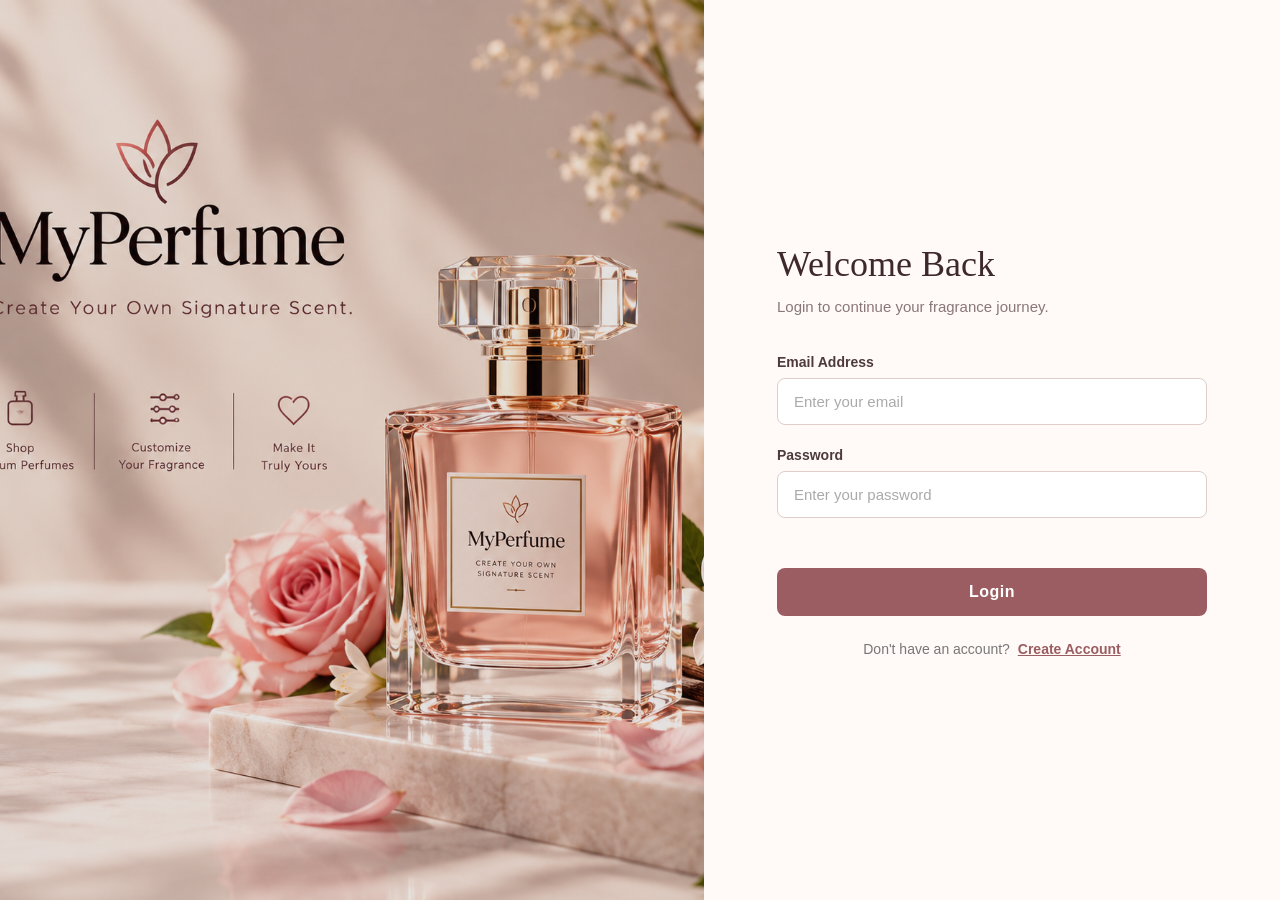
<file: index.html>
<!DOCTYPE html>
<html lang="en">

<head>
    <meta charset="UTF-8">
    <meta name="viewport" content="width=device-width, initial-scale=1.0">

    <title>MyPerfume | Login</title>

    <link rel="stylesheet" href="css/style.css">
    <link rel="stylesheet" href="css/auth.css">
</head>

<body>

    <div class="auth-container">

        <!-- Left Side -->
        <div class="auth-image">

            <div class="brand-content">

            </div>

        </div>


        <!-- Right Side -->
        <div class="auth-form">

            <div class="form-content">

                <h2>Welcome Back</h2>

                <p class="subtitle">
                    Login to continue your fragrance journey.
                </p>


                <form id="loginForm">

                    <!-- Email -->
                    <div class="input-group">

                        <label for="loginEmail">
                            Email Address
                        </label>

                        <input
                            type="email"
                            id="loginEmail"
                            placeholder="Enter your email"
                            required
                        >

                    </div>


                    <!-- Password -->
                    <div class="input-group">

                        <label for="loginPassword">
                            Password
                        </label>

                        <input
                            type="password"
                            id="loginPassword"
                            placeholder="Enter your password"
                            required
                        >

                    </div>


                    <!-- Message -->
                    <p id="loginMessage"></p>


                    <!-- Login Button -->
                    <button
                        type="submit"
                        class="auth-btn"
                    >
                        Login
                    </button>

                </form>


                <!-- Sign Up -->
                <p class="switch-page">

                    Don't have an account?

                    <a href="signup.html">
                        Create Account
                    </a>

                </p>

            </div>

        </div>

    </div>


    <script src="js/login.js"></script>

</body>

</html>
</file>
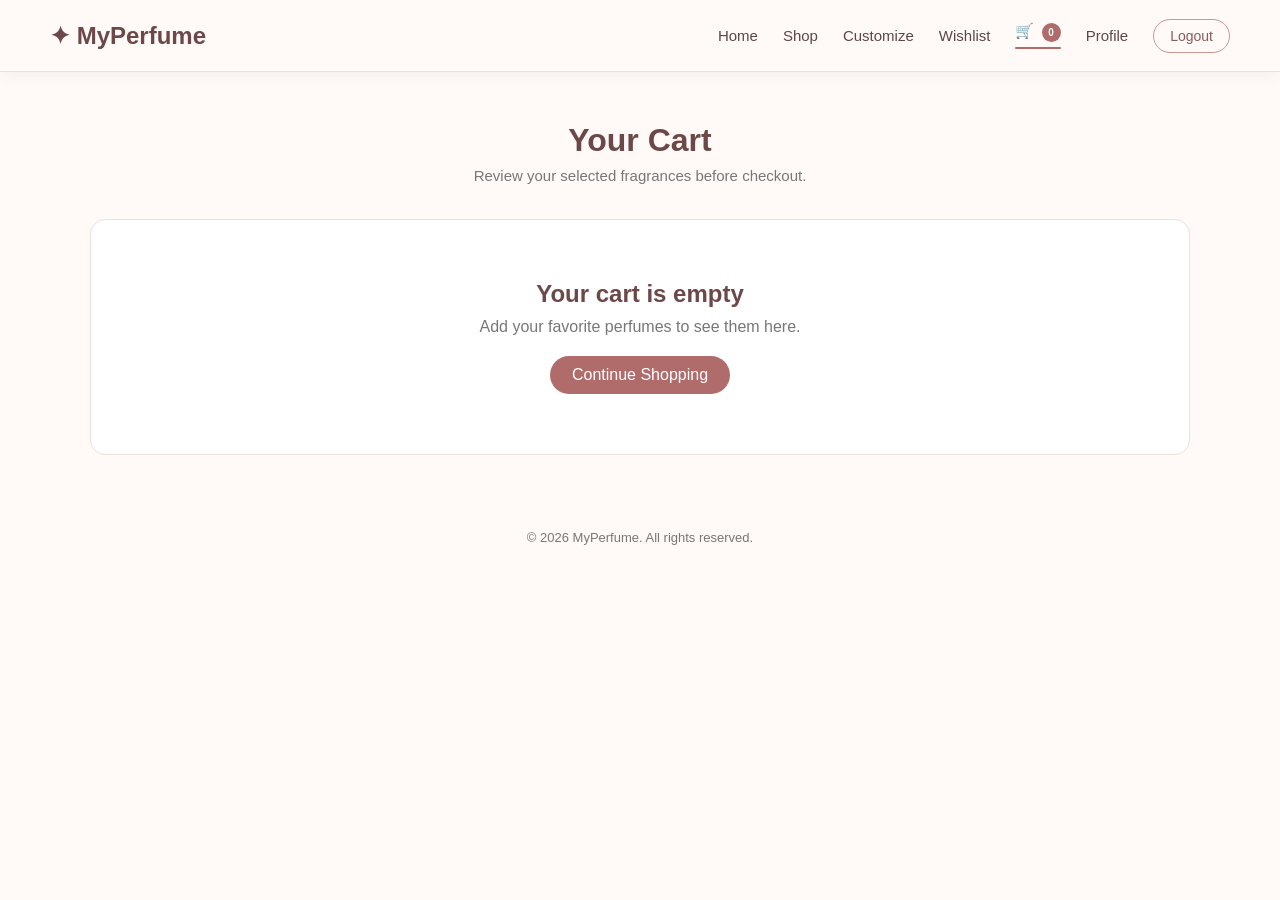
<file: cart.html>
<!DOCTYPE html>
<html lang="en">

<head>
    <meta charset="UTF-8">
    <meta name="viewport" content="width=device-width, initial-scale=1.0">

    <title>MyPerfume - Cart</title>

    <link rel="stylesheet" href="css/style.css">
    <link rel="stylesheet" href="css/cart.css">
</head>

<body>

    <!-- ================================
         NAVBAR
    ================================= -->

    <header class="navbar">

        <div class="logo">
            ✦ MyPerfume
        </div>

        <nav>

            <a href="home.html">Home</a>

            <a href="products.html">Shop</a>

            <a href="customize.html">Customize</a>

            <a href="wishlist.html">Wishlist</a>

            <a href="cart.html" class="active">
                🛒
                <span id="cartCount">0</span>
            </a>

            <a href="profile.html">Profile</a>

            <button id="logoutBtn">
                Logout
            </button>

        </nav>

    </header>


    <!-- ================================
         CART
    ================================= -->

    <main class="cart-page">

        <div class="cart-header">

            <h1>Your Cart</h1>

            <p>
                Review your selected fragrances before checkout.
            </p>

        </div>


        <!-- CART PRODUCTS -->

        <div id="cartContainer" class="cart-container">
        </div>


        <!-- EMPTY CART -->

        <div id="emptyCart" class="empty-cart">

            <h2>Your cart is empty</h2>

            <p>
                Add your favorite perfumes to see them here.
            </p>

            <a href="products.html">
                Continue Shopping
            </a>

        </div>


        <!-- CART SUMMARY -->

        <div id="cartSummary" class="cart-summary">

            <div class="summary-row">

                <span>Total Items</span>

                <span id="totalItems">
                    0
                </span>

            </div>


            <div class="summary-row total-row">

                <span>Total</span>

                <span id="totalPrice">
                    ₹0
                </span>

            </div>


            <button
                class="checkout-btn"
                onclick="window.location.href='checkout.html'">

                Proceed to Checkout

            </button>

        </div>

    </main>


    <!-- ================================
         FOOTER
    ================================= -->

    <footer>

        © 2026 MyPerfume. All rights reserved.

    </footer>


    <script src="js/cart.js"></script>

</body>

</html>
</file>
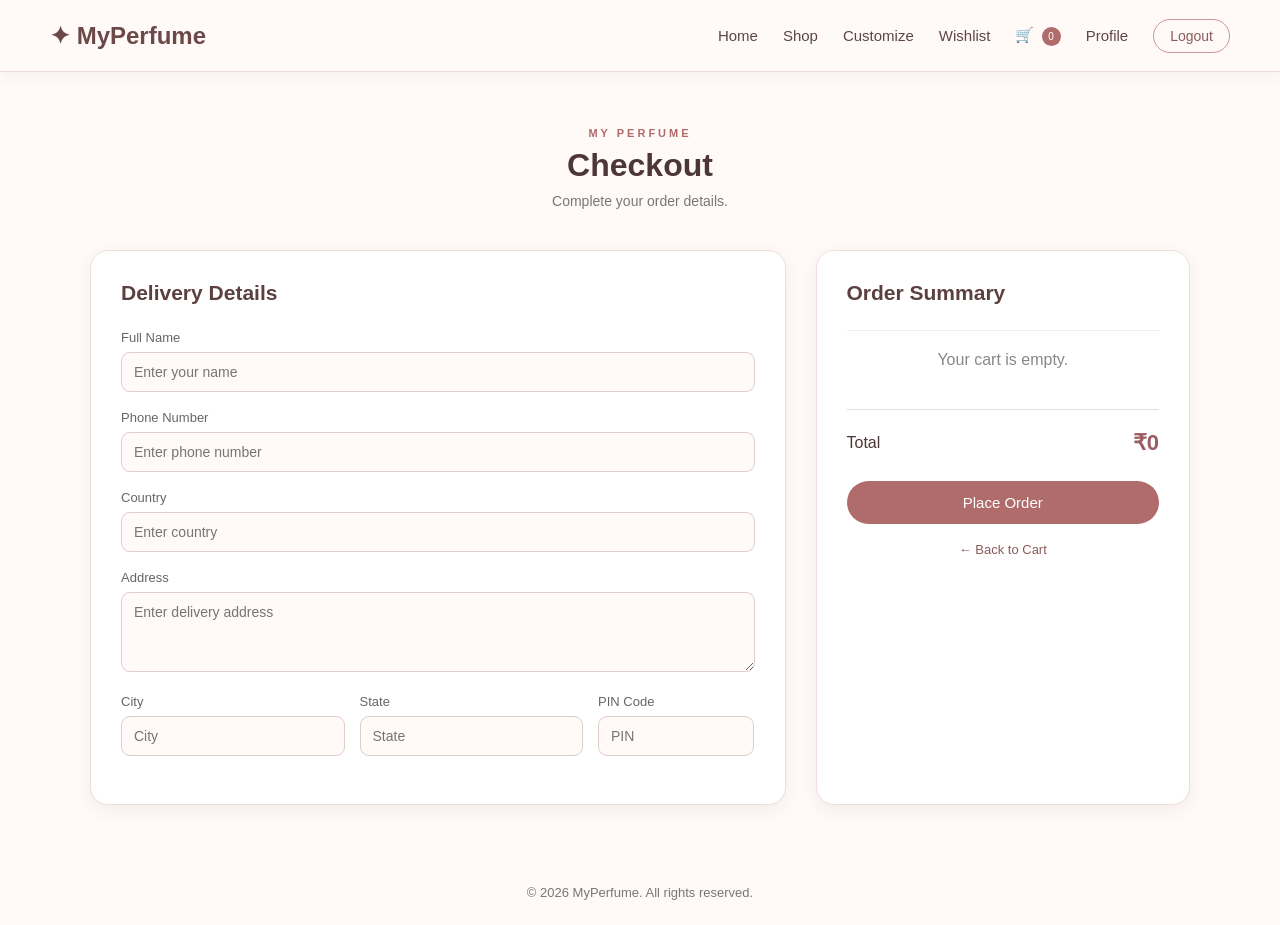
<file: checkout.html>
<!DOCTYPE html>
<html lang="en">

<head>

    <meta charset="UTF-8">

    <meta name="viewport"
          content="width=device-width, initial-scale=1.0">

    <title>MyPerfume - Checkout</title>

    <link rel="stylesheet" href="css/style.css">
    <link rel="stylesheet" href="css/checkout.css">

</head>


<body>

    <!-- ================================
         NAVBAR
    ================================= -->

    <header class="navbar">

        <div class="logo">
            ✦ MyPerfume
        </div>

        <nav>

            <a href="home.html">
                Home
            </a>

            <a href="products.html">
                Shop
            </a>

            <a href="customize.html">
                Customize
            </a>

            <a href="wishlist.html">
                Wishlist
            </a>

            <a href="cart.html">
                🛒
                <span id="cartCount">0</span>
            </a>

            <a href="profile.html">
                Profile
            </a>

            <button id="logoutBtn">
                Logout
            </button>

        </nav>

    </header>


    <!-- ================================
         CHECKOUT
    ================================= -->

    <main class="checkout-page">

        <div class="checkout-header">

            <p>MY PERFUME</p>

            <h1>Checkout</h1>

            <span>
                Complete your order details.
            </span>

        </div>


        <div class="checkout-container">


            <!-- =========================
                 DELIVERY DETAILS
            ========================== -->

            <section class="checkout-card">

                <h2>
                    Delivery Details
                </h2>


                <div class="checkout-form">


                    <div class="form-group">

                        <label>
                            Full Name
                        </label>

                        <input
                            type="text"
                            id="checkoutName"
                            placeholder="Enter your name"
                        >

                    </div>


                    <div class="form-group">

                        <label>
                            Phone Number
                        </label>

                        <input
                            type="tel"
                            id="checkoutPhone"
                            placeholder="Enter phone number"
                        >

                    </div>


                    <div class="form-group">

                        <label>
                            Country
                        </label>

                        <input
                            type="text"
                            id="checkoutCountry"
                            placeholder="Enter country"
                        >

                    </div>


                    <div class="form-group">

                        <label>
                            Address
                        </label>

                        <textarea
                            id="checkoutAddress"
                            placeholder="Enter delivery address"
                        ></textarea>

                    </div>


                    <div class="form-row">

                        <div class="form-group">

                            <label>
                                City
                            </label>

                            <input
                                type="text"
                                id="checkoutCity"
                                placeholder="City"
                            >

                        </div>


                        <div class="form-group">

                            <label>
                                State
                            </label>

                            <input
                                type="text"
                                id="checkoutState"
                                placeholder="State"
                            >

                        </div>


                        <div class="form-group">

                            <label>
                                PIN Code
                            </label>

                            <input
                                type="text"
                                id="checkoutPin"
                                placeholder="PIN"
                            >

                        </div>

                    </div>

                </div>

            </section>


            <!-- =========================
                 ORDER SUMMARY
            ========================== -->

            <section class="order-card">

                <h2>
                    Order Summary
                </h2>


                <div id="orderItems"
                     class="order-items">
                </div>


                <div class="order-total">

                    <span>
                        Total
                    </span>

                    <strong id="checkoutTotal">
                        ₹0
                    </strong>

                </div>


                <button
                    id="placeOrderBtn"
                    class="place-order-btn">

                    Place Order

                </button>


                <a
                    href="cart.html"
                    class="back-cart">

                    ← Back to Cart

                </a>

            </section>

        </div>

    </main>


    <footer>

        © 2026 MyPerfume. All rights reserved.

    </footer>


    <script src="js/checkout.js"></script>

</body>

</html>
</file>
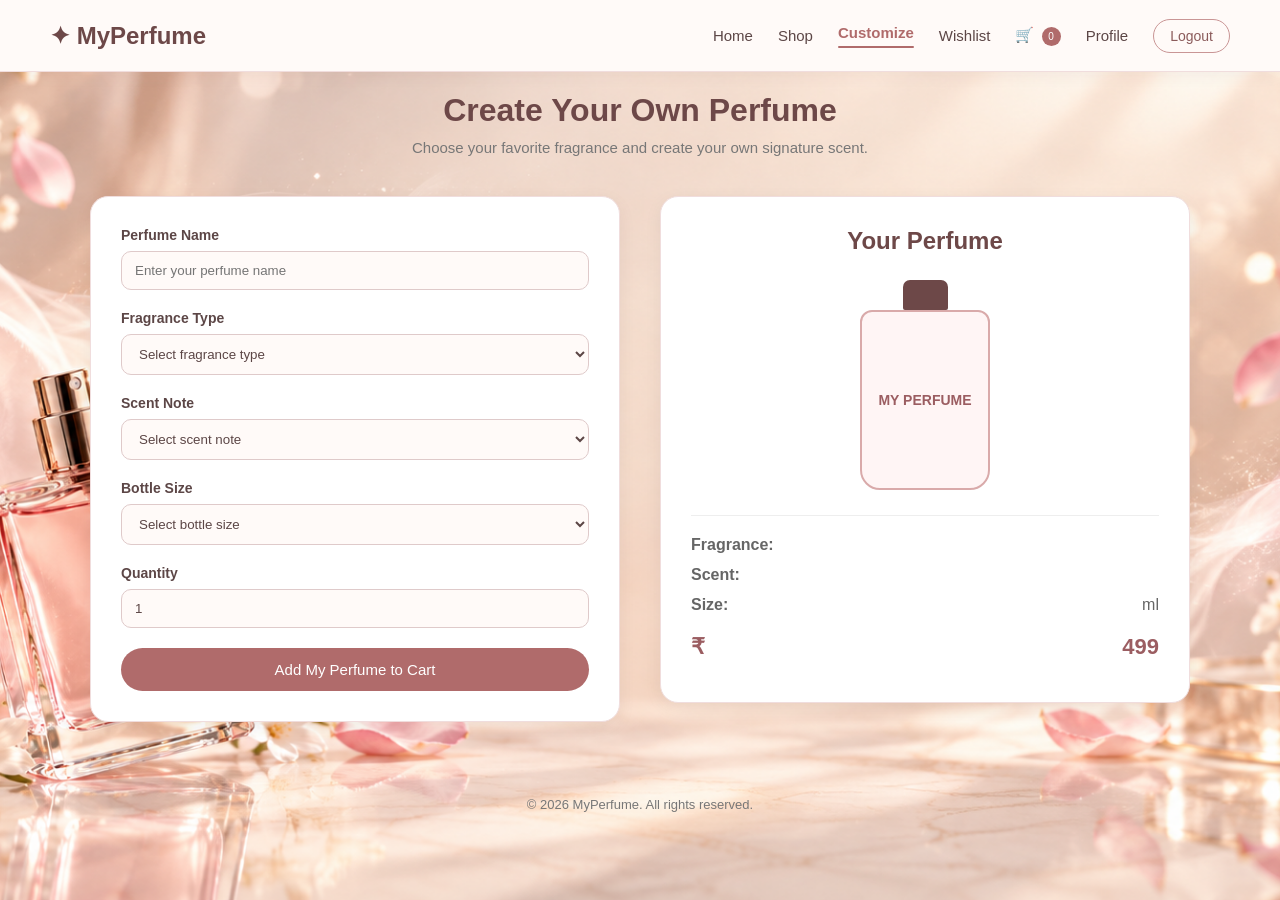
<file: customize.html>
<!DOCTYPE html>
<html lang="en">

<head>

    <meta charset="UTF-8">

    <meta name="viewport"
          content="width=device-width, initial-scale=1.0">

    <title>MyPerfume - Customize</title>

    <link rel="stylesheet" href="css/style.css">
    <link rel="stylesheet" href="css/customize.css">

</head>


<body>

    <!-- ================================
         NAVBAR
    ================================= -->

    <header class="navbar">

    <div class="logo">
        ✦ MyPerfume
    </div>

    <nav>

        <a href="home.html">
            Home
        </a>

        <a href="products.html">
            Shop
        </a>

        <a href="customize.html" class="active">
            Customize
        </a>

        <a href="wishlist.html">
            Wishlist
        </a>

        <a href="cart.html">
            🛒
            <span id="cartCount">0</span>
        </a>

        <a href="profile.html">
            Profile
        </a>

        <button id="logoutBtn">
            Logout
        </button>

    </nav>

</header>

    <!-- ================================
         CUSTOMIZE PAGE
    ================================= -->

    <main class="customize-page">

        <div class="customize-header">

            <h1>
                Create Your Own Perfume
            </h1>

            <p>
                Choose your favorite fragrance and create
                your own signature scent.
            </p>

        </div>


        <div class="customize-container">


            <!-- =========================
                 OPTIONS
            ========================== -->

            <div class="customize-form">


                <!-- PERFUME NAME -->

                <div class="form-group">

                    <label>
                        Perfume Name
                    </label>

                    <input
                        type="text"
                        id="perfumeName"
                        placeholder="Enter your perfume name"
                    >

                </div>


                <!-- FRAGRANCE -->

                <div class="form-group">

                    <label>
                        Fragrance Type
                    </label>

                    <select id="fragrance">
    <option value="">Select fragrance type</option>
    <option value="Floral">Floral</option>
    <option value="Fresh">Fresh</option>
    <option value="Sweet">Sweet</option>
    <option value="Woody">Woody</option>
</select>

                </div>


                <!-- SCENT NOTE -->

                <div class="form-group">

                    <label>
                        Scent Note
                    </label>

                    <select id="scent">
                        <option value="">Select scent note</option>

                        <option value="Rose">
                            Rose
                        </option>

                        <option value="Vanilla">
                            Vanilla
                        </option>

                        <option value="Lavender">
                            Lavender
                        </option>

                        <option value="Jasmine">
                            Jasmine
                        </option>

                        <option value="Oud">
                            Oud
                        </option>

                        <option value="Citrus">
                            Citrus
                        </option>

                    </select>

                </div>


                <!-- SIZE -->

                <div class="form-group">

                    <label>
                        Bottle Size
                    </label>

                    <select id="size">
                        <option value="">Select bottle size</option>

                        <option value="30">
                            30 ml - ₹499
                        </option>

                        <option value="50">
                            50 ml - ₹699
                        </option>

                        <option value="100">
                            100 ml - ₹999
                        </option>

                    </select>

                </div>


                <!-- QUANTITY -->

                <div class="form-group">

                    <label>
                        Quantity
                    </label>

                    <input
                        type="number"
                        id="quantity"
                        value="1"
                        min="1"
                        max="10"
                    >

                </div>


                <button
                    class="create-btn"
                    onclick="createPerfume()">

                    Add My Perfume to Cart

                </button>

            </div>


            <!-- =========================
                 PREVIEW
            ========================== -->

            <div class="perfume-preview">

                <h2>
                    Your Perfume
                </h2>


                <div class="preview-bottle">

                    <div class="preview-cap"></div>

                    <div class="preview-body">

                        <span id="previewName">
                            MY PERFUME
                        </span>

                    </div>

                </div>


                <div class="preview-details">

                    <p>
                        <strong>Fragrance:</strong>

                        <span id="previewFragrance">
                            Floral
                        </span>
                    </p>


                    <p>
                        <strong>Scent:</strong>

                        <span id="previewScent">
                            Rose
                        </span>
                    </p>


                    <p>
                        <strong>Size:</strong>

                        <span id="previewSize">
                            30 ml
                        </span>
                    </p>


                    <p class="preview-price">

                        ₹<span id="previewPrice">
                            499
                        </span>

                    </p>

                </div>

            </div>

        </div>

    </main>


    <footer>

        © 2026 MyPerfume. All rights reserved.

    </footer>


    <script src="js/customize.js"></script>

</body>

</html>
</file>
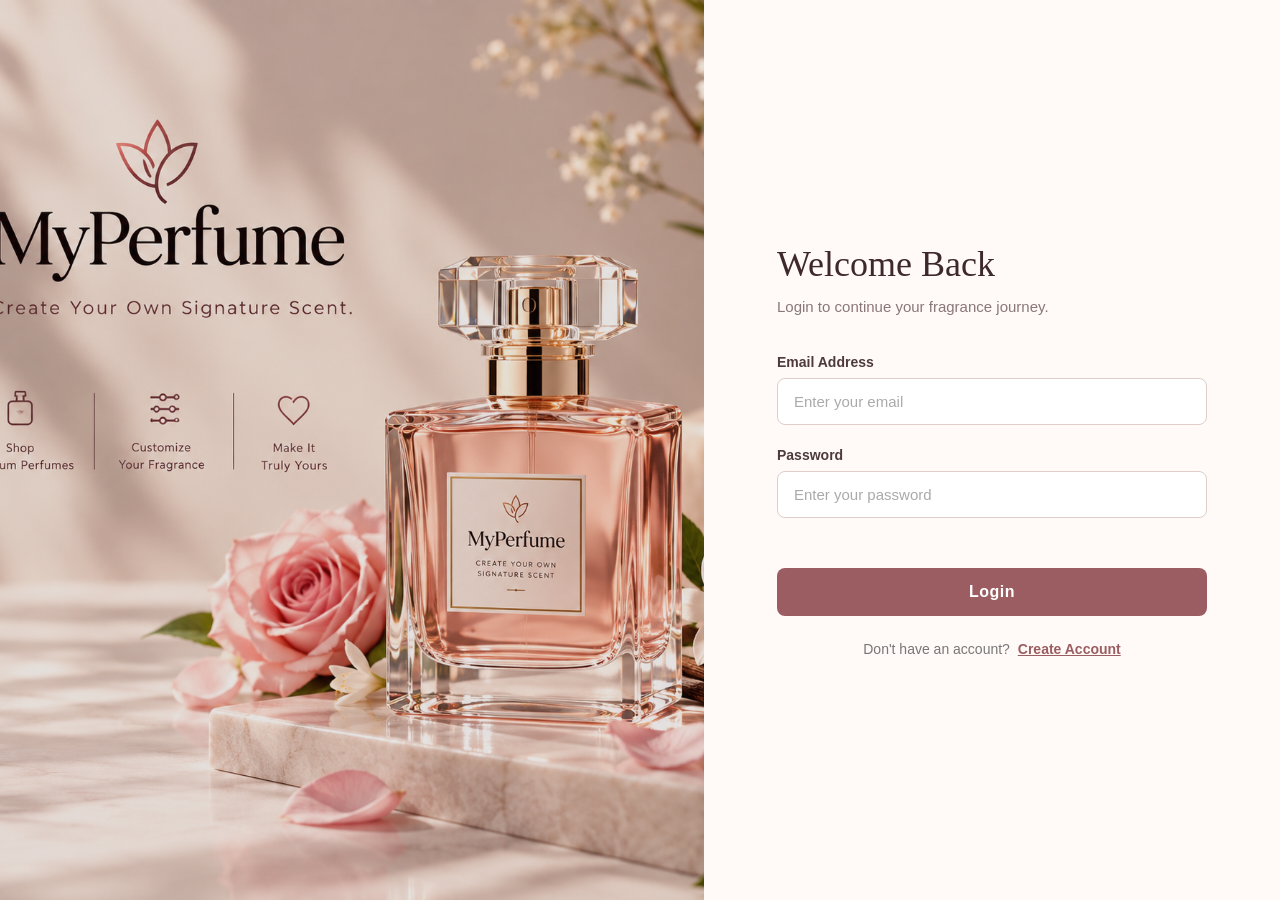
<file: home.html>
<!DOCTYPE html>
<html lang="en">

<head>

    <meta charset="UTF-8">

    <meta name="viewport"
          content="width=device-width, initial-scale=1.0">

    <title>MyPerfume | Home</title>

    <link rel="stylesheet" href="css/style.css">
    <link rel="stylesheet" href="css/home.css">

</head>

<body class="home-page">


    <!-- ==============================
         NAVIGATION BAR
    ================================= -->

    <header class="navbar">

        <div class="nav-container">


            <!-- Logo -->

            <a href="home.html" class="logo">

                <span class="logo-icon">✦</span>

                <span>MyPerfume</span>

            </a>


            <!-- Navigation -->

            <nav class="nav-links">

                <a href="home.html" class="active">
                    Home
                </a>

                <a href="products.html">
                    Shop
                </a>

                <a href="customize.html">
                    Customize
                </a>

                <a href="wishlist.html">
                    Wishlist
                </a>

            </nav>


            <!-- Right Side -->

            <div class="nav-actions">

                <a href="cart.html" class="nav-icon">

                    🛒

                    <span id="cartCount">
                        0
                    </span>

                </a>

                <a href="profile.html" class="profile-btn">

                    👤

                    <span id="userName">
                        Profile
                    </span>

                </a>

                <button
                    id="logoutBtn"
                    class="logout-btn">

                    Logout

                </button>

            </div>


        </div>

    </header>



    <!-- ==============================
         HERO SECTION
    ================================= -->

    <main>


        <section class="hero">

            <div class="hero-content">

                <p class="hero-small">
                    FIND YOUR SIGNATURE SCENT
                </p>

                <h1>
                    A Fragrance
                    <br>
                    Made For <span>You.</span>
                </h1>

                <p class="hero-description">

                    Discover beautiful fragrances or create
                    a perfume that is uniquely yours.

                </p>


                <div class="hero-buttons">

                    <a
                        href="products.html"
                        class="primary-btn">

                        Explore Perfumes

                    </a>

                    <a
                        href="customize.html"
                        class="secondary-btn">

                        Create Your Perfume

                    </a>

                </div>

            </div>


            <div class="hero-image">

                <div class="hero-card">

                    <img
                        src="images/home-perfume.png"
                        alt="MyPerfume">

                </div>

            </div>

        </section>

<!-- ==============================
     ABOUT + FEATURES
================================= -->

<div class="about-features">

    <!-- ABOUT SECTION -->

    <section class="about-section" id="about">

        <div class="about-content">

            <h2>
                About MyPerfume
            </h2>

            <p>
                MyPerfume is a simple and creative perfume platform where
                you can explore different fragrances and create your own
                signature scent.
            </p>

            <p>
                Choose from floral, sweet, fresh, and woody fragrances,
                or customize your own perfume according to your preference.
            </p>

            <p>
                Our goal is to make finding and creating your perfect
                fragrance simple, enjoyable, and personal.
            </p>

        </div>

    </section>


    <!-- FEATURES -->

    <section class="features">

        <div class="feature">

            <div class="feature-icon">
                ✦
            </div>

            <div>
                <h3>Premium Fragrances</h3>

                <p>
                    Carefully selected scents
                    for every personality.
                </p>
            </div>

        </div>


        <div class="feature">

            <div class="feature-icon">
                ♡
            </div>

            <div>
                <h3>Made For You</h3>

                <p>
                    Personalize your perfume
                    exactly the way you want.
                </p>
            </div>

        </div>


        <div class="feature">

            <div class="feature-icon">
                ✓
            </div>

            <div>
                <h3>Easy Shopping</h3>

                <p>
                    Choose your favorite scent
                    and add it to your cart.
                </p>
            </div>

        </div>

    </section>

</div>

<!-- ==============================
     FEATURED PRODUCTS
================================= -->

<section class="products-section">

            <div class="section-heading">

                <div>

                    <p class="section-label">
                        OUR COLLECTION
                    </p>

                    <h2>
                        Featured Perfumes
                    </h2>

                </div>


                <a
                    href="products.html"
                    class="view-all">

                    View All →

                </a>

            </div>



            <div class="product-grid">

    <!-- Product 1 -->
    <div class="product-card">

        <div class="product-image rose">

            <img
                src="images/perfumes/rose-bloom.png"
                alt="Rose Bloom"
                class="home-product-photo"
            >

        </div>

        <div class="product-info">

            <p class="product-category">
                FLORAL
            </p>

            <h3>
                Rose Bloom
            </h3>

            <p class="product-description">
                A soft and romantic rose fragrance.
            </p>

            <div class="product-bottom">

                <span class="price">
                    ₹599
                </span>

                <button
                    class="add-btn"
                    data-name="Rose Bloom"
                    data-price="599">

                    + Add

                </button>

            </div>

        </div>

    </div>


    <!-- Product 2 -->
    <div class="product-card">

        <div class="product-image vanilla">

            <img
                src="images/perfumes/vanilla-dream.png"
                alt="Vanilla Dream"
                class="home-product-photo"
            >

        </div>

        <div class="product-info">

            <p class="product-category">
                SWEET
            </p>

            <h3>
                Vanilla Dream
            </h3>

            <p class="product-description">
                Warm vanilla with a soft sweet finish.
            </p>

            <div class="product-bottom">

                <span class="price">
                    ₹649
                </span>

                <button
                    class="add-btn"
                    data-name="Vanilla Dream"
                    data-price="649">

                    + Add

                </button>

            </div>

        </div>

    </div>


    <!-- Product 3 -->
    <div class="product-card">

        <div class="product-image lavender">

            <img
                src="images/perfumes/lavender-mist.png"
                alt="Lavender Mist"
                class="home-product-photo"
            >

        </div>

        <div class="product-info">

            <p class="product-category">
                FRESH
            </p>

            <h3>
                Lavender Mist
            </h3>

            <p class="product-description">
                A calming and refreshing lavender scent.
            </p>

            <div class="product-bottom">

                <span class="price">
                    ₹699
                </span>

                <button
                    class="add-btn"
                    data-name="Lavender Mist"
                    data-price="699">

                    + Add

                </button>

            </div>

        </div>

    </div>


    <!-- Product 4 -->
    <div class="product-card">

        <div class="product-image oud">

            <img
                src="images/perfumes/royal-oud.png"
                alt="Royal Oud"
                class="home-product-photo"
            >

        </div>

        <div class="product-info">

            <p class="product-category">
                WOODY
            </p>

            <h3>
                Royal Oud
            </h3>

            <p class="product-description">
                A rich and sophisticated woody fragrance.
            </p>

            <div class="product-bottom">

                <span class="price">
                    ₹799
                </span>

                <button
                    class="add-btn"
                    data-name="Royal Oud"
                    data-price="799">

                    + Add

                </button>

            </div>

        </div>

    </div>

</div>
        </section>



        <!-- ==============================
             CUSTOMIZE SECTION
        ================================= -->

        <section class="customize-section">


            <div class="customize-content">

                <p class="section-label">
                    YOUR FRAGRANCE. YOUR WAY.
                </p>

                <h2>
                    Create Your Own
                    <br>
                    Signature Perfume
                </h2>

                <p>

                    Choose your fragrance, bottle style,
                    size and personalize your perfume name.

                    Create something that is truly yours.

                </p>

                <a
                    href="customize.html"
                    class="customize-btn">

                    Start Creating →

                </a>

            </div>


            <div class="customize-preview">

                <img
                    src="images/perfumes/signature-perfume.png"
                    alt="Signature Perfume"
                    class="customize-perfume-photo"
                >

            </div>


        </section>


<!-- CONTACT SECTION -->
<section class="contact-section" id="contact">

    <div class="contact-content">

        <p class="section-label">GET IN TOUCH</p>

        <h2>Contact Us</h2>

        <p>
            Have a question or need help? Feel free to contact us.
        </p>

        <div class="contact-details">

            <div class="contact-item">
                <h3>📧 Email</h3>
                <p>support@myperfume.com</p>
            </div>

            <div class="contact-item">
                <h3>📞 Phone</h3>
                <p>+91 98765 43210</p>
            </div>

            <div class="contact-item">
                <h3>📍 Location</h3>
                <p>Andhra Pradesh, India</p>
            </div>

        </div>

        <form class="contact-form" onsubmit="return sendMessage()">

            <input
                type="text"
                id="contactName"
                placeholder="Your Name"
                required
            >

            <input
                type="email"
                id="contactEmail"
                placeholder="Your Email"
                required
            >

            <textarea
                id="contactMessage"
                placeholder="Your Message"
                rows="5"
                required
            ></textarea>

            <button type="submit">Send Message</button>

        </form>

    </div>

</section>



        <!-- ==============================
             FOOTER
        ================================= -->

        <footer class="footer">

            <div class="footer-content">

                <div>

                    <h2>MyPerfume</h2>

                    <p>
                        Create Your Own Signature Scent.
                    </p>

                </div>


                <div class="footer-links">

                    <a href="home.html">
                        Home
                    </a>

                    <a href="products.html">
                        Shop
                    </a>

                    <a href="customize.html">
                        Customize
                    </a>

                </div>

            </div>


            <div class="footer-bottom">

                <p>
                    © 2026 MyPerfume. All rights reserved.
                </p>

            </div>

        </footer>


    </main>
    
    <script src="js/home.js"></script>

</body>

</html>
</file>
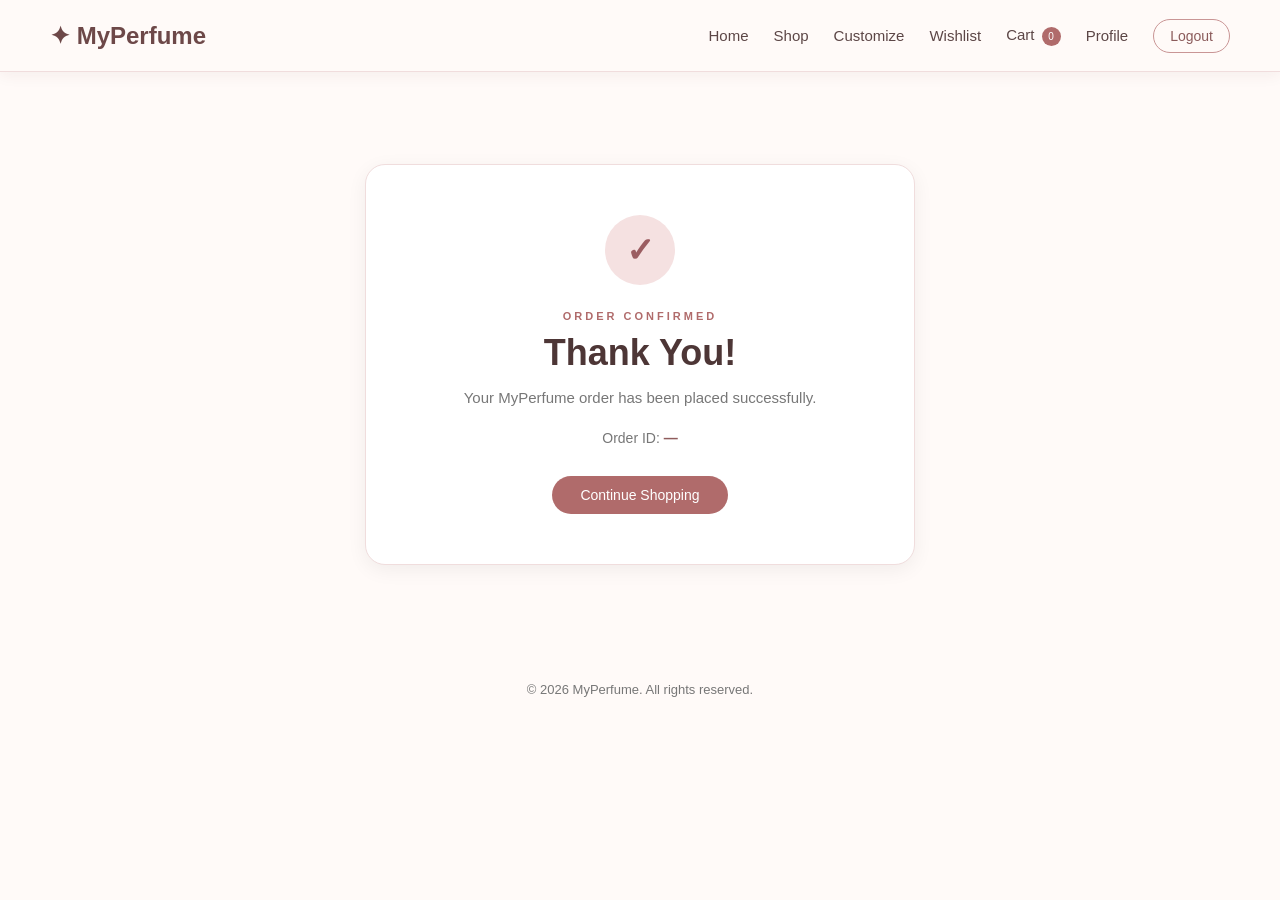
<file: order-success.html>
<!DOCTYPE html>
<html lang="en">

<head>

    <meta charset="UTF-8">

    <meta name="viewport"
          content="width=device-width, initial-scale=1.0">

    <title>MyPerfume - Order Confirmed</title>

    <link rel="stylesheet" href="css/style.css">
    <link rel="stylesheet" href="css/order-success.css">

</head>


<body>

    <header class="navbar">

        <div class="logo">
            ✦ MyPerfume
        </div>

        <nav>

            <a href="home.html">
                Home
            </a>

            <a href="products.html">
                Shop
            </a>

            <a href="customize.html">
                Customize
            </a>

            <a href="wishlist.html">
                Wishlist
            </a>

            <a href="cart.html">
                Cart
                <span id="cartCount">0</span>
            </a>

            <a href="profile.html">
                Profile
            </a>

            <button id="logoutBtn">
                Logout
            </button>

        </nav>

    </header>


    <main class="success-page">

        <div class="success-card">

            <div class="success-icon">
                ✓
            </div>

            <p class="success-label">
                ORDER CONFIRMED
            </p>

            <h1>
                Thank You!
            </h1>

            <p class="success-message">
                Your MyPerfume order has been placed successfully.
            </p>

            <p class="order-number">
                Order ID:
                <strong id="orderId">—</strong>
            </p>

            <a href="products.html"
               class="continue-btn">

                Continue Shopping

            </a>

        </div>

    </main>


    <footer>

        © 2026 MyPerfume. All rights reserved.

    </footer>


    <script src="js/order-success.js"></script>

</body>

</html>
</file>
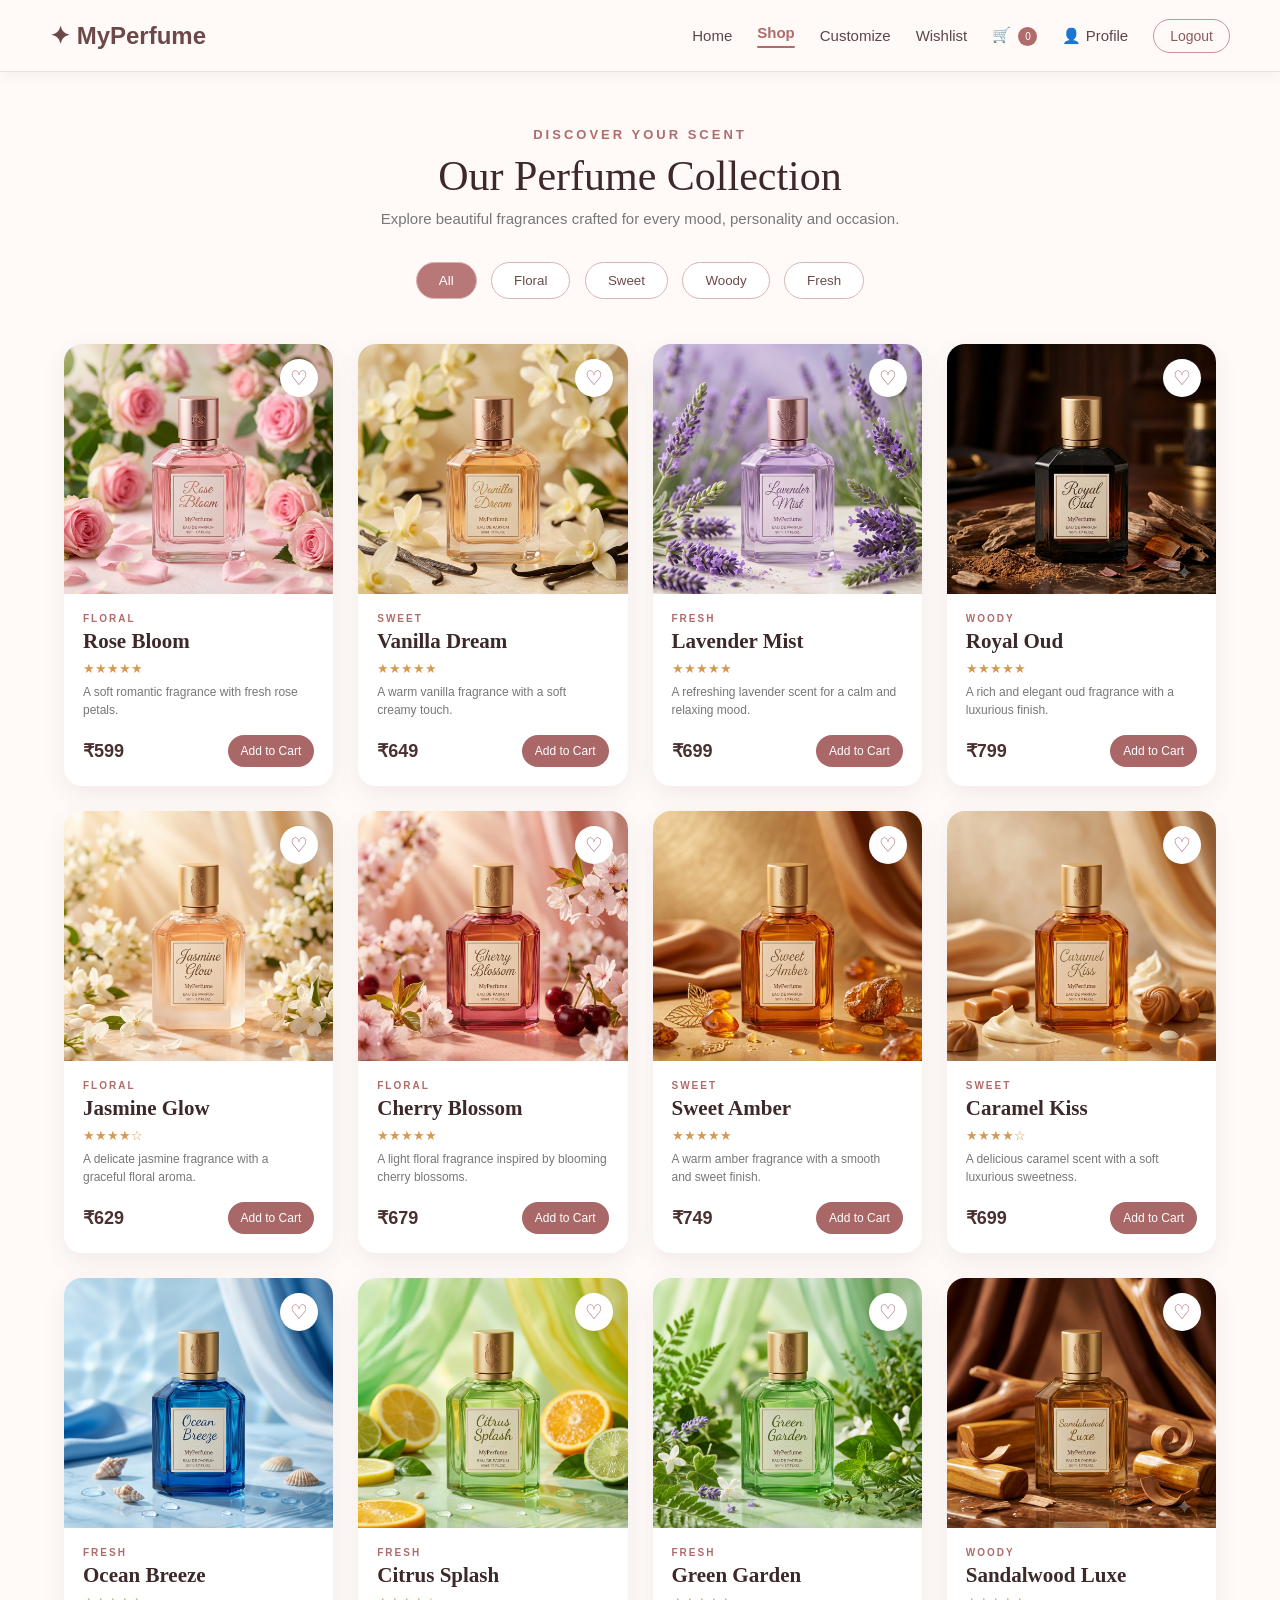
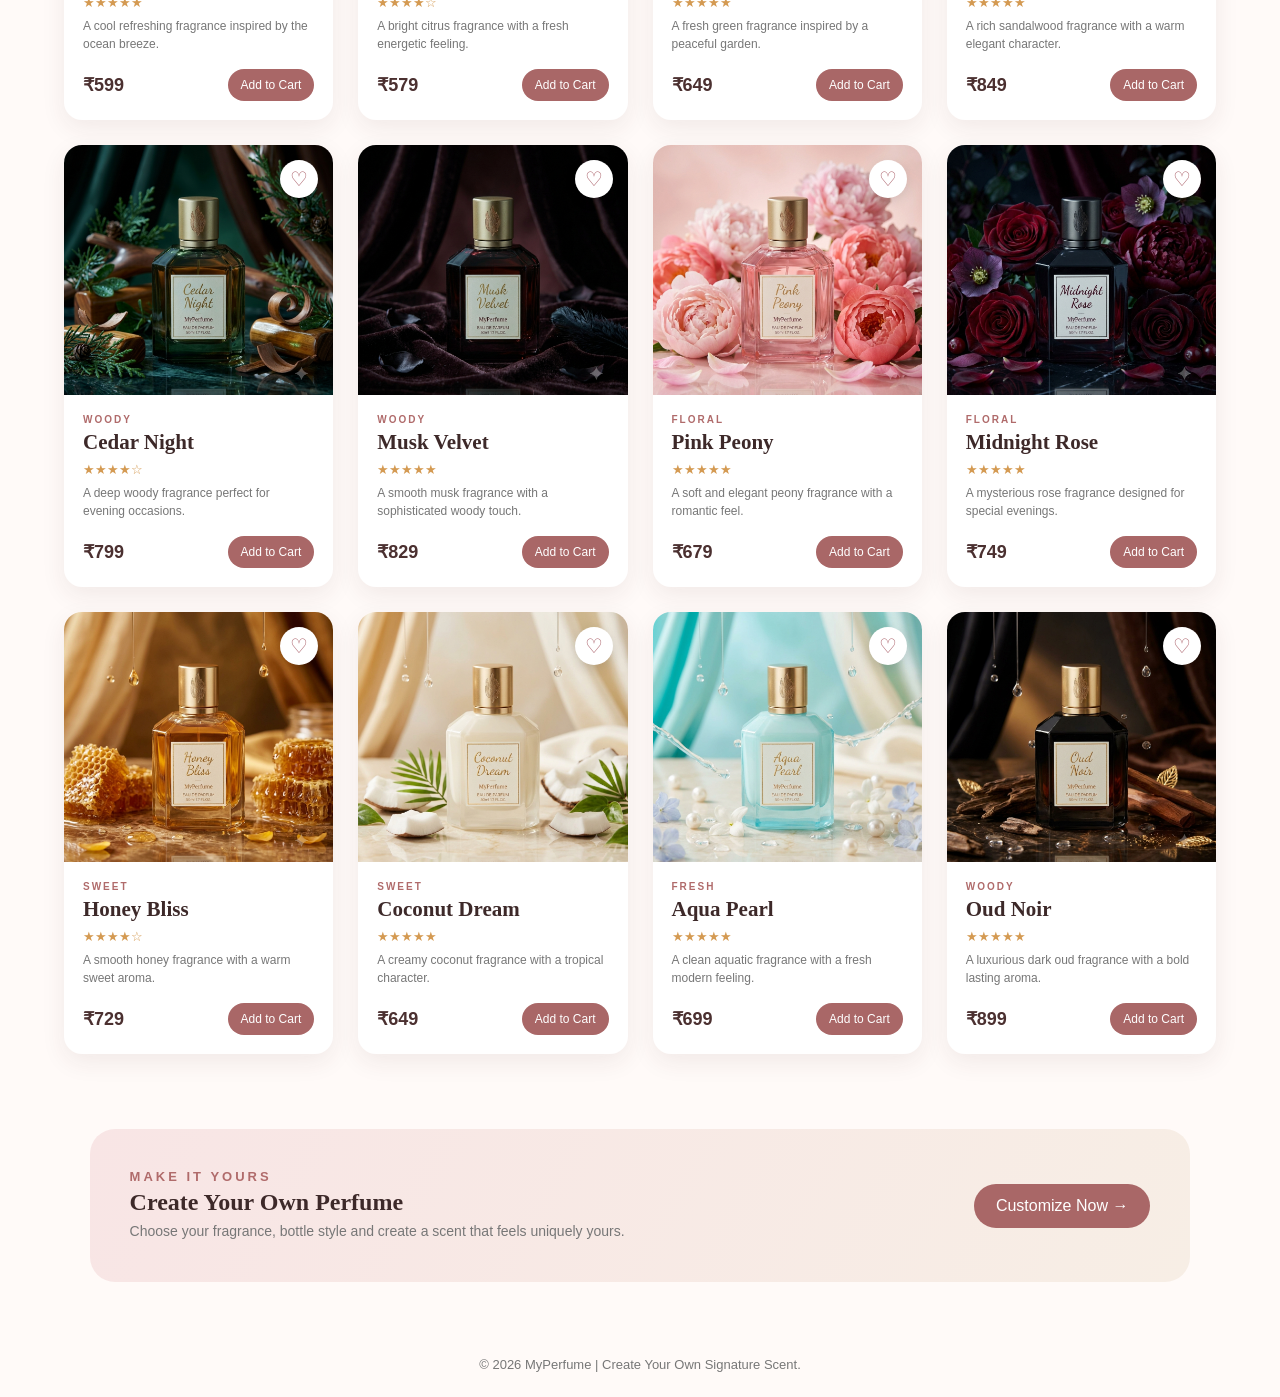
<file: products.html>
<!DOCTYPE html>
<html lang="en">

<head>
    <meta charset="UTF-8">
    <meta name="viewport" content="width=device-width, initial-scale=1.0">

    <title>Shop | MyPerfume</title>

    <link rel="stylesheet" href="css/style.css">
    <link rel="stylesheet" href="css/products.css">
</head>

<body>

    <!-- NAVBAR -->
    <header class="navbar">

        <div class="logo">✦ MyPerfume</div>

        <nav>
            <a href="home.html">Home</a>
            <a href="products.html" class="active">Shop</a>
            <a href="customize.html">Customize</a>
            <a href="wishlist.html">Wishlist</a>

            <a href="cart.html" id="cartLink">
                🛒 <span id="cartCount">0</span>
            </a>

            <a href="profile.html">👤 <span id="userName">Profile</span></a>

            <button id="logoutBtn">Logout</button>
        </nav>

    </header>


    <!-- SHOP HEADER -->
    <section class="shop-header">

        <p class="small-title">DISCOVER YOUR SCENT</p>

        <h1>Our Perfume Collection</h1>

        <p>
            Explore beautiful fragrances crafted for every mood,
            personality and occasion.
        </p>

    </section>


    <!-- FILTER -->
    <section class="filter-section">

        <button class="filter-btn active" onclick="filterProducts('all', this)">
            All
        </button>

        <button class="filter-btn" onclick="filterProducts('floral', this)">
            Floral
        </button>

        <button class="filter-btn" onclick="filterProducts('sweet', this)">
            Sweet
        </button>

        <button class="filter-btn" onclick="filterProducts('woody', this)">
            Woody
        </button>

        <button class="filter-btn" onclick="filterProducts('fresh', this)">
            Fresh
        </button>

    </section>


    <!-- PRODUCTS WILL BE CREATED BY JAVASCRIPT -->
    <section class="products-container" id="productsContainer">
    </section>


    <!-- CUSTOMIZE BANNER -->
    <section class="customize-banner">

        <div>

            <p class="small-title">MAKE IT YOURS</p>

            <h2>Create Your Own Perfume</h2>

            <p>
                Choose your fragrance, bottle style and create
                a scent that feels uniquely yours.
            </p>

        </div>

        <a href="customize.html">
            Customize Now →
        </a>

    </section>


    <!-- FOOTER -->
    <footer>

        <p>
            © 2026 MyPerfume |
            Create Your Own Signature Scent.
        </p>

    </footer>


    <script src="js/products.js"></script>

</body>

</html>
</file>
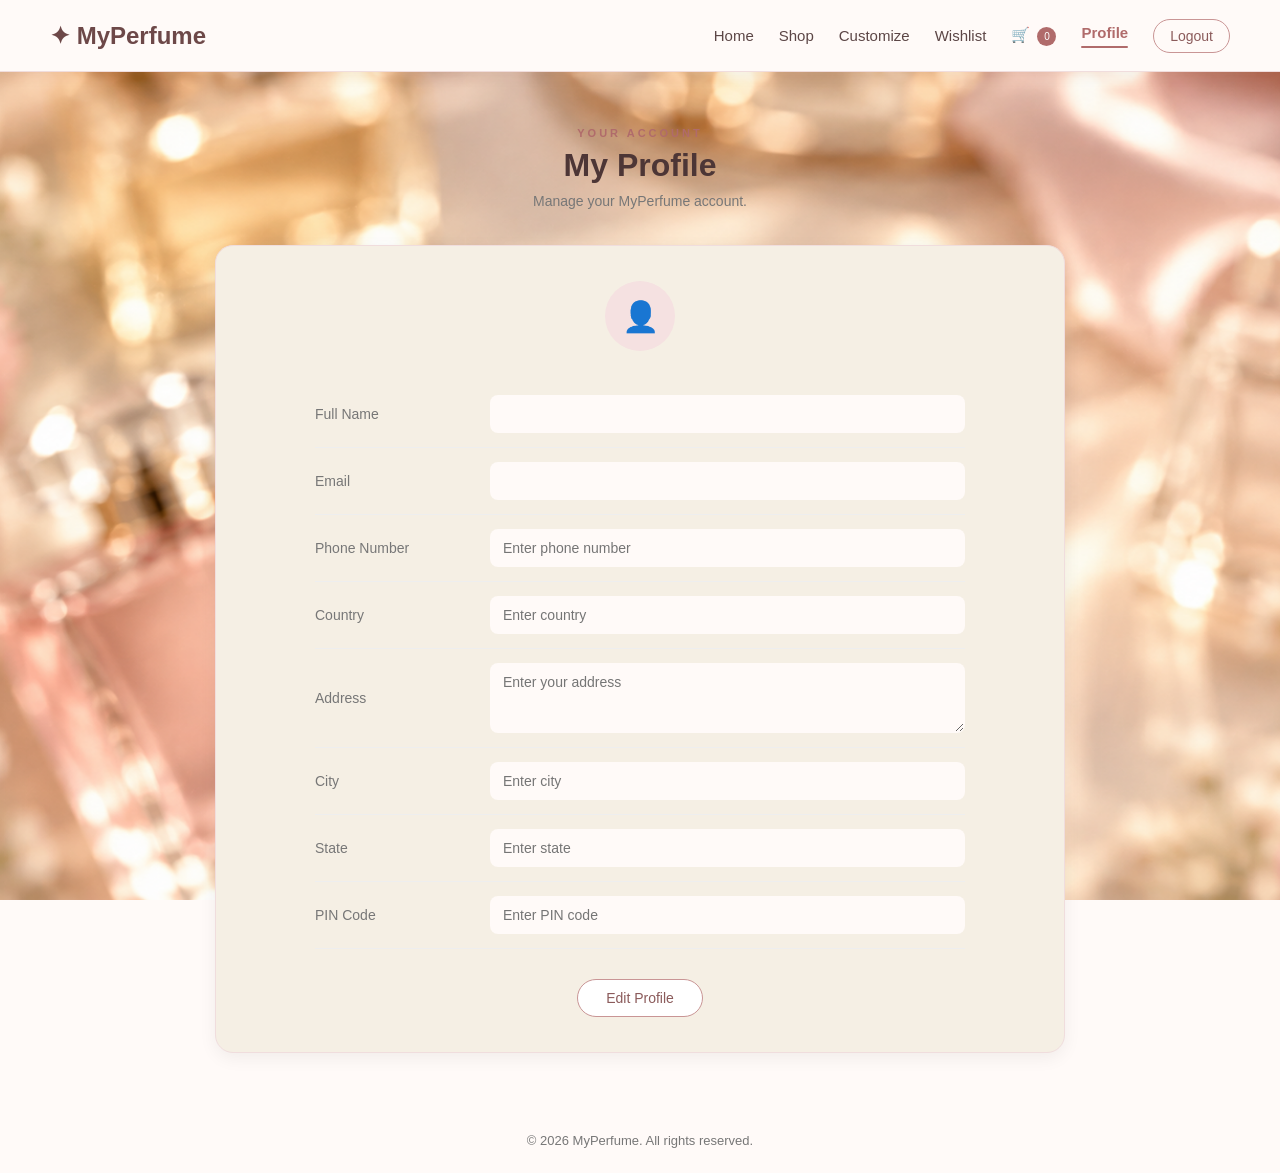
<file: profile.html>
<!DOCTYPE html>
<html lang="en">

<head>

    <meta charset="UTF-8">

    <meta name="viewport"
          content="width=device-width, initial-scale=1.0">

    <title>MyPerfume - Profile</title>

    <link rel="stylesheet" href="css/style.css">
    <link rel="stylesheet" href="css/profile.css">

</head>


<body>

    <!-- ================================
         NAVBAR
    ================================= -->

    <header class="navbar">

        <div class="logo">
            ✦ MyPerfume
        </div>

        <nav>

            <a href="home.html">
                Home
            </a>

            <a href="products.html">
                Shop
            </a>

            <a href="customize.html">
                Customize
            </a>

            <a href="wishlist.html">
                Wishlist
            </a>

            <a href="cart.html">
                🛒
                <span id="cartCount">0</span>
            </a>

            <a href="profile.html" class="active">
                Profile
            </a>

            <button id="logoutBtn">
                Logout
            </button>

        </nav>

    </header>


    <!-- ================================
         PROFILE
    ================================= -->

    <main class="profile-page">

        <div class="profile-header">

            <p>YOUR ACCOUNT</p>

            <h1>My Profile</h1>

            <span>
                Manage your MyPerfume account.
            </span>

        </div>


        <div class="profile-card">

            <!-- PROFILE ICON -->

            <div class="profile-icon">
                👤
            </div>


            <!-- PROFILE DETAILS -->

            <div class="profile-details">


                <!-- NAME -->

                <div class="profile-row">

                    <label>
                        Full Name
                    </label>

                    <input
                        type="text"
                        id="profileName"
                        disabled
                    >

                </div>


                <!-- EMAIL -->

                <div class="profile-row">

                    <label>
                        Email
                    </label>

                    <input
                        type="email"
                        id="profileEmail"
                        disabled
                    >

                </div>


                <!-- PHONE -->

                <div class="profile-row">

                    <label>
                        Phone Number
                    </label>

                    <input
                        type="tel"
                        id="profilePhone"
                        placeholder="Enter phone number"
                        disabled
                    >

                </div>


                <!-- COUNTRY -->

                <div class="profile-row">

                    <label>
                        Country
                    </label>

                    <input
                        type="text"
                        id="profileCountry"
                        placeholder="Enter country"
                        disabled
                    >

                </div>


                <!-- ADDRESS -->

                <div class="profile-row">

                    <label>
                        Address
                    </label>

                    <textarea
                        id="profileAddress"
                        placeholder="Enter your address"
                        disabled
                    ></textarea>

                </div>


                <!-- CITY -->

                <div class="profile-row">

                    <label>
                        City
                    </label>

                    <input
                        type="text"
                        id="profileCity"
                        placeholder="Enter city"
                        disabled
                    >

                </div>


                <!-- STATE -->

                <div class="profile-row">

                    <label>
                        State
                    </label>

                    <input
                        type="text"
                        id="profileState"
                        placeholder="Enter state"
                        disabled
                    >

                </div>


                <!-- PIN -->

                <div class="profile-row">

                    <label>
                        PIN Code
                    </label>

                    <input
                        type="text"
                        id="profilePin"
                        placeholder="Enter PIN code"
                        disabled
                    >

                </div>

            </div>


            <!-- BUTTONS -->

            <div class="profile-actions">

                <button
                    id="editProfileBtn"
                    class="edit-profile-btn">

                    Edit Profile

                </button>


                <button
                    id="saveProfileBtn"
                    class="save-profile-btn"
                    style="display:none;">

                    Save Changes

                </button>

            </div>

        </div>

    </main>


    <footer>

        © 2026 MyPerfume. All rights reserved.

    </footer>


    <script src="js/profile.js"></script>

</body>

</html>
</file>
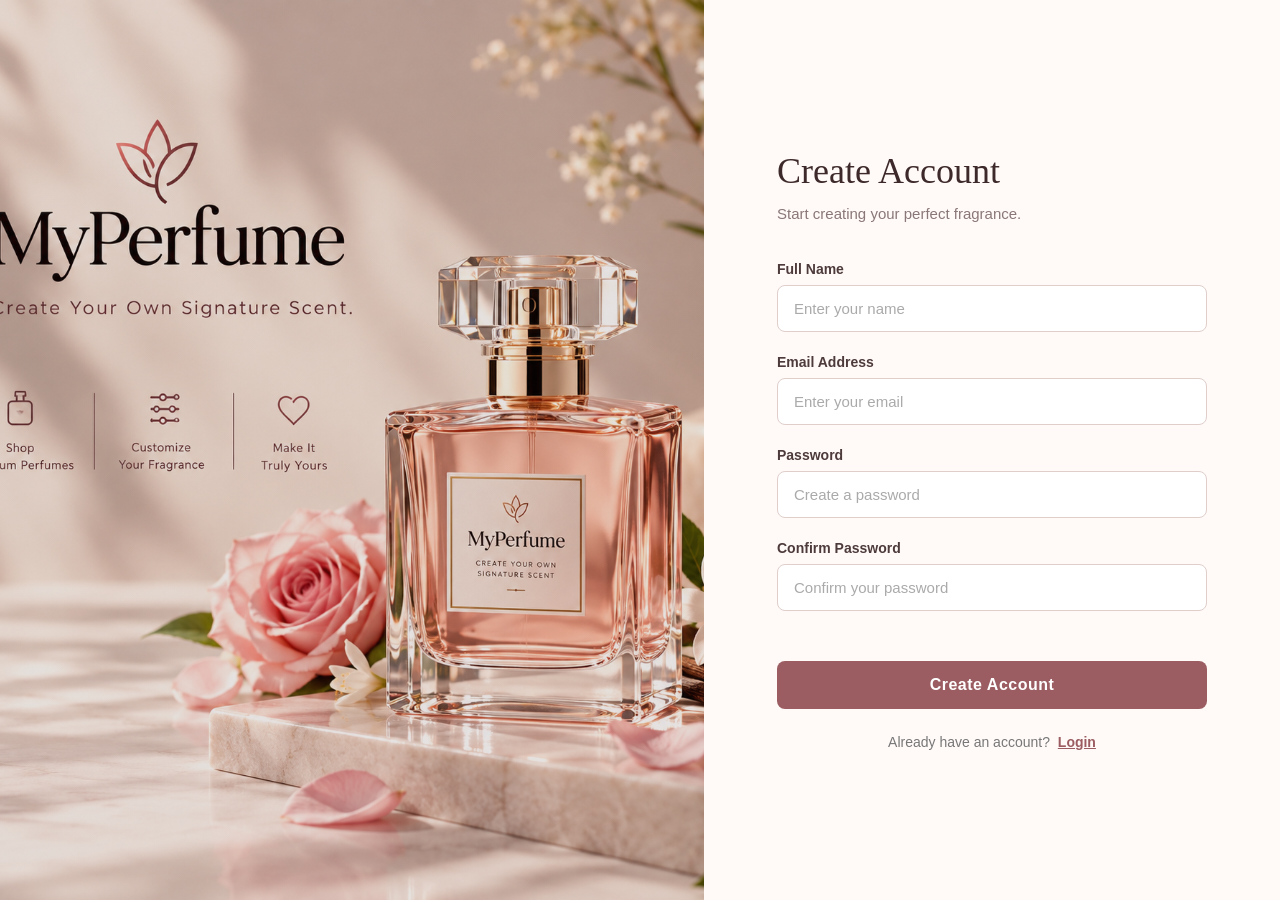
<file: signup.html>
<!DOCTYPE html>
<html lang="en">

<head>

    <meta charset="UTF-8">
    <meta
        name="viewport"
        content="width=device-width, initial-scale=1.0"
    >

    <title>MyPerfume | Sign Up</title>

    <link rel="stylesheet" href="css/style.css">
    <link rel="stylesheet" href="css/auth.css">

</head>

<body>

    <div class="auth-container">

        <!-- Left Side -->
        <div class="auth-image">

            <div class="brand-content">

            </div>

        </div>


        <!-- Right Side -->
        <div class="auth-form">

            <div class="form-content">

                <h2>Create Account</h2>

                <p class="subtitle">
                    Start creating your perfect fragrance.
                </p>


                <form id="signupForm">

                    <!-- Name -->
                    <div class="input-group">

                        <label for="signupName">
                            Full Name
                        </label>

                        <input
                            type="text"
                            id="signupName"
                            placeholder="Enter your name"
                            required
                        >

                    </div>


                    <!-- Email -->
                    <div class="input-group">

                        <label for="signupEmail">
                            Email Address
                        </label>

                        <input
                            type="email"
                            id="signupEmail"
                            placeholder="Enter your email"
                            required
                        >

                    </div>


                    <!-- Password -->
                    <div class="input-group">

                        <label for="signupPassword">
                            Password
                        </label>

                        <input
                            type="password"
                            id="signupPassword"
                            placeholder="Create a password"
                            required
                        >

                    </div>


                    <!-- Confirm Password -->
                    <div class="input-group">

                        <label for="confirmPassword">
                            Confirm Password
                        </label>

                        <input
                            type="password"
                            id="confirmPassword"
                            placeholder="Confirm your password"
                            required
                        >

                    </div>


                    <!-- Message -->
                    <p id="signupMessage"></p>


                    <!-- Button -->
                    <button
                        type="submit"
                        class="auth-btn"
                    >
                        Create Account
                    </button>

                </form>


                <!-- Login -->
                <p class="switch-page">

                    Already have an account?

                    <a href="index.html">
                        Login
                    </a>

                </p>

            </div>

        </div>

    </div>


    <script src="js/signup.js"></script>

</body>

</html>
</file>
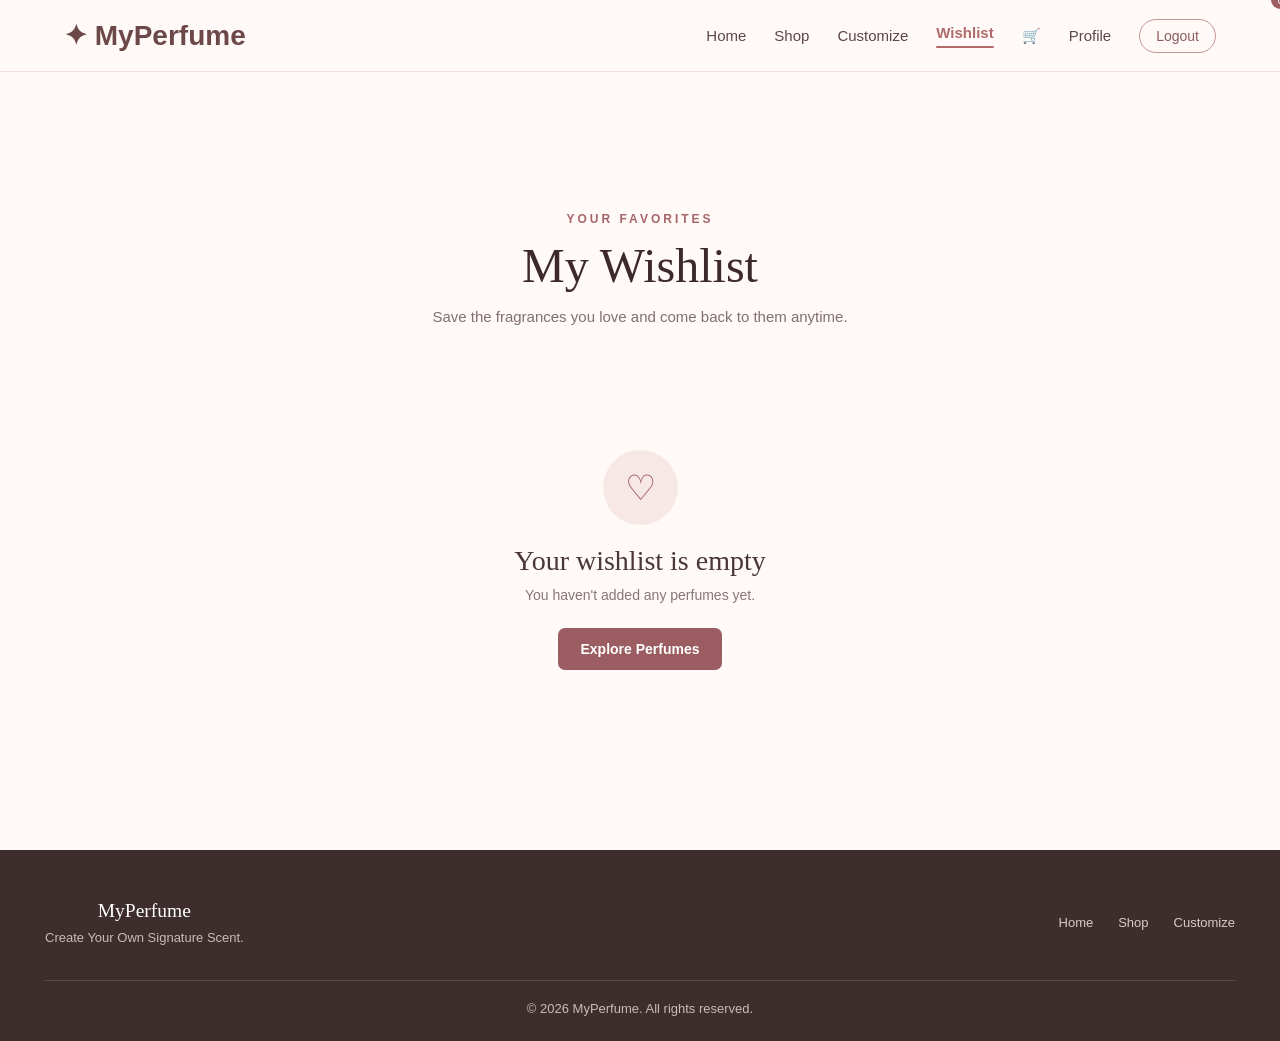
<file: wishlist.html>
<!DOCTYPE html>
<html lang="en">

<head>

    <meta charset="UTF-8">

    <meta name="viewport"
          content="width=device-width, initial-scale=1.0">

    <title>Wishlist | MyPerfume</title>

    <link rel="stylesheet"
          href="css/style.css">

    <link rel="stylesheet"
          href="css/wishlist.css">

</head>


<body class="wishlist-page">


<!-- ==============================
     NAVBAR
================================= -->

<header class="navbar">

    <div class="logo">
        ✦ MyPerfume
    </div>


    <nav>

        <a href="home.html">
            Home
        </a>

        <a href="products.html">
            Shop
        </a>

        <a href="customize.html">
            Customize
        </a>

        <a href="wishlist.html" class="active">
            Wishlist
        </a>

        <a href="cart.html">
            🛒 
            <span id="cartCount">0</span>
        </a>

        <a href="profile.html">
            Profile
        </a>

        <button id="logoutBtn">
            Logout
        </button>

    </nav>

</header>


<!-- ==============================
     WISHLIST CONTENT
================================= -->

<main class="wishlist-container">


    <section class="wishlist-header">

        <p class="section-label">
            YOUR FAVORITES
        </p>

        <h1>
            My Wishlist
        </h1>

        <p>
            Save the fragrances you love and
            come back to them anytime.
        </p>

    </section>


    <!-- Wishlist products will appear here -->

    <section id="wishlistGrid"
             class="wishlist-grid">

    </section>


    <!-- Empty wishlist -->

    <section id="emptyWishlist"
             class="empty-wishlist">

        <div class="empty-icon">
            ♡
        </div>

        <h2>
            Your wishlist is empty
        </h2>

        <p>
            You haven't added any perfumes yet.
        </p>

        <a href="products.html"
           class="shop-btn">

            Explore Perfumes

        </a>

    </section>


</main>


<!-- ==============================
     FOOTER
================================= -->

<footer class="wishlist-footer">

    <div class="footer-content">

        <div>

            <h2>
                MyPerfume
            </h2>

            <p>
                Create Your Own Signature Scent.
            </p>

        </div>


        <div class="footer-links">

            <a href="home.html">
                Home
            </a>

            <a href="products.html">
                Shop
            </a>

            <a href="customize.html">
                Customize
            </a>

        </div>

    </div>


    <div class="footer-bottom">

        <p>
            © 2026 MyPerfume. All rights reserved.
        </p>

    </div>

</footer>


<script src="js/wishlist.js"></script>

</body>

</html>
</file>
<file: css/style.css>
/* =========================================
   MY PERFUME - MAIN STYLE
========================================= */

* {
    margin: 0;
    padding: 0;
    box-sizing: border-box;
}

body {
    font-family: "Segoe UI", Arial, sans-serif;
    background: #fffaf8;
    color: #3d2929;
}


/* =========================================
   NAVBAR
========================================= */

.navbar {
    width: 100%;
    min-height: 72px;

    padding: 0 50px;

    display: flex;
    align-items: center;
    justify-content: space-between;

    background: #fffaf8;

    border-bottom: 1px solid #f0dddd;

    box-shadow: 0 3px 15px rgba(80, 40, 40, 0.06);

    position: sticky;
    top: 0;
    z-index: 1000;
}


/* LOGO */

.logo {
    font-size: 24px;
    font-weight: 600;
    color: #6d4848;
    white-space: nowrap;
}


/* NAVIGATION */

.navbar nav {
    display: flex;
    align-items: center;
    gap: 25px;
}


/* LINKS */

.navbar nav a {
    text-decoration: none;

    color: #5c4646;

    font-size: 15px;
    font-weight: 500;

    transition: color 0.3s ease;

    white-space: nowrap;
}

.navbar nav a:hover {
    color: #b06b6b;
}


/* ACTIVE LINK */

.navbar nav a.active {
    color: #b06b6b;
    font-weight: 600;
}


/* ACTIVE UNDERLINE */

.navbar nav a.active::after {
    content: "";

    display: block;

    width: 100%;
    height: 2px;

    background: #b06b6b;

    margin-top: 5px;

    border-radius: 5px;
}


/* CART COUNT */

#cartCount {
    display: inline-flex;

    align-items: center;
    justify-content: center;

    min-width: 19px;
    height: 19px;

    padding: 0 5px;

    margin-left: 3px;

    border-radius: 50%;

    background: #b06b6b;
    color: white;

    font-size: 10px;
}


/* LOGOUT */

#logoutBtn {
    border: 1px solid #c99595;

    background: transparent;

    color: #8b5b5b;

    padding: 8px 16px;

    border-radius: 20px;

    cursor: pointer;

    font-family: inherit;
    font-size: 14px;

    transition: 0.3s;
}

#logoutBtn:hover {
    background: #b06b6b;
    border-color: #b06b6b;
    color: white;
}


/* =========================================
   FOOTER
========================================= */

footer {
    text-align: center;

    padding: 25px;

    color: #777;

    font-size: 13px;
}


/* =========================================
   RESPONSIVE NAVBAR
========================================= */

@media (max-width: 1050px) {

    .navbar {
        padding: 0 25px;
    }

    .navbar nav {
        gap: 15px;
    }

    .navbar nav a {
        font-size: 13px;
    }
}


@media (max-width: 700px) {

    .navbar {
        padding: 15px 20px;

        flex-direction: column;

        gap: 15px;
    }

    .navbar nav {
        flex-wrap: wrap;

        justify-content: center;

        gap: 10px 18px;
    }
}
</file>
<file: css/auth.css>
/* ==============================
   AUTHENTICATION PAGE
================================ */

.auth-container {
    min-height: 100vh;

    display: flex;

    background: #fffaf8;
}


/* ==============================
   LEFT IMAGE
================================ */

.auth-image {
    width: 55%;
    min-height: 100vh;

    background-image:
        linear-gradient(
            rgba(50, 20, 20, 0.12),
            rgba(50, 20, 20, 0.12)
        ),
        url("../images/perfume-bg.png");

    background-size: cover;
    background-position: center;

    display: flex;
    align-items: center;
    justify-content: center;
}


/* Brand Text */

.brand-content {
    text-align: center;

    color: white;

    padding: 40px;

    text-shadow:
        0 2px 8px rgba(0, 0, 0, 0.3);
}

.brand-content h1 {
    font-family: Georgia, serif;

    font-size: 58px;

    font-weight: 500;

    letter-spacing: 2px;

    margin-bottom: 15px;
}

.brand-content p {
    font-size: 18px;

    letter-spacing: 1.5px;
}


/* ==============================
   RIGHT FORM
================================ */

.auth-form {
    width: 45%;

    display: flex;

    align-items: center;
    justify-content: center;

    padding: 50px;
}

.form-content {
    width: 100%;
    max-width: 430px;
}


/* Heading */

.auth-form h2 {
    font-family: Georgia, serif;

    font-size: 36px;

    font-weight: 500;

    color: #3d2929;

    margin-bottom: 10px;
}

.subtitle {
    color: #8a7777;

    font-size: 15px;

    line-height: 1.6;

    margin-bottom: 35px;
}


/* ==============================
   INPUTS
================================ */

.input-group {
    margin-bottom: 22px;
}

.input-group label {
    display: block;

    font-size: 14px;

    font-weight: 600;

    color: #4d3a3a;

    margin-bottom: 8px;
}

.input-group input {
    width: 100%;

    padding: 14px 16px;

    border: 1px solid #dfceca;

    border-radius: 8px;

    background: #fff;

    color: #333;

    font-size: 15px;

    outline: none;

    transition: 0.3s;
}

.input-group input::placeholder {
    color: #aaa;
}

.input-group input:focus {
    border-color: #b87575;

    box-shadow:
        0 0 0 3px rgba(184, 117, 117, 0.1);
}


/* ==============================
   BUTTON
================================ */

.auth-btn {
    width: 100%;

    padding: 15px;

    border: none;

    border-radius: 8px;

    background: #9b5d61;

    color: white;

    font-size: 16px;

    font-weight: 600;

    letter-spacing: 0.5px;

    transition: 0.3s;
}

.auth-btn:hover {
    background: #7f484d;

    transform: translateY(-1px);
}


/* ==============================
   MESSAGES
================================ */

#loginMessage,
#signupMessage {
    min-height: 20px;

    margin-bottom: 8px;

    font-size: 14px;
}


/* ==============================
   SWITCH LOGIN / SIGNUP
================================ */

.switch-page {
    text-align: center;

    margin-top: 25px;

    color: #777;

    font-size: 14px;
}

.switch-page a {
    color: #9b5d61;

    font-weight: 600;

    margin-left: 4px;
}

.switch-page a:hover {
    text-decoration: underline;
}


/* ==============================
   MOBILE
================================ */

@media (max-width: 800px) {

    .auth-container {
        flex-direction: column;
    }

    .auth-image {
        width: 100%;

        min-height: 300px;

        height: 35vh;
    }

    .brand-content h1 {
        font-size: 42px;
    }

    .brand-content p {
        font-size: 15px;
    }

    .auth-form {
        width: 100%;

        padding: 40px 25px;
    }
}


@media (max-width: 450px) {

    .auth-image {
        min-height: 250px;
    }

    .brand-content h1 {
        font-size: 35px;
    }

    .auth-form {
        padding: 35px 20px;
    }

    .auth-form h2 {
        font-size: 30px;
    }
}
</file>
<file: css/cart.css>
/* =================================
   MYPERFUME - CART
================================= */

.cart-page {
    width:90%;
    max-width:1100px;
    margin:50px auto;
}


/* =================================
   CART HEADER
================================= */

.cart-header {
    text-align:center;
    margin-bottom:35px;
}

.cart-header h1 {
    color:#6d4848;
    font-size:32px;
    margin-bottom:8px;
}

.cart-header p {
    color:#777;
    font-size:15px;
}


/* =================================
   CART CONTAINER
================================= */

.cart-container {
    display:grid;
    gap:20px;
}


/* =================================
   CART CARD
================================= */

.cart-card {
    display:flex;
    align-items:center;
    gap:25px;
    padding:20px;
    background:white;
    border:1px solid #f0dddd;
    border-radius:15px;
    box-shadow:0 5px 18px rgba(0,0,0,0.06);
}


/* =================================
   CART IMAGE
================================= */

.cart-image {
    width:110px;
    height:120px;
    border-radius:12px;
    background:#f8e5e5;
    display:flex;
    flex-direction:column;
    align-items:center;
    justify-content:center;
    flex-shrink:0;
}

.cart-cap {
    width:25px;
    height:18px;
    background:#6d4848;
    border-radius:5px 5px 2px 2px;
}

.cart-bottle {
    width:55px;
    height:65px;
    background:#fff;
    border:2px solid #d9aaaa;
    border-radius:8px 8px 12px 12px;
    display:flex;
    align-items:center;
    justify-content:center;
    color:#9b5d61;
    font-size:13px;
    font-weight:bold;
}


/* =================================
   CART INFO
================================= */

.cart-info {
    flex:1;
}

.cart-category {
    color:#b06b6b;
    font-size:12px;
    font-weight:bold;
    letter-spacing:1px;
    margin-bottom:6px;
}

.cart-info h2 {
    color:#4d3636;
    font-size:21px;
    margin-bottom:8px;
}

.cart-price {
    color:#8f5c5c;
    font-size:17px;
    font-weight:600;
}


/* =================================
   REMOVE BUTTON
================================= */

.remove-cart-btn {
    border:1px solid #d7aaaa;
    background:white;
    color:#9b5d61;
    padding:9px 17px;
    border-radius:20px;
    cursor:pointer;
    transition:0.3s;
}

.remove-cart-btn:hover {
    background:#b06b6b;
    color:white;
}


/* =================================
   EMPTY CART
================================= */

.empty-cart {
    display:none;
    text-align:center;
    padding:60px 20px;
    background:white;
    border:1px solid #f0dddd;
    border-radius:15px;
}

.empty-cart h2 {
    color:#6d4848;
    margin-bottom:10px;
}

.empty-cart p {
    color:#777;
    margin-bottom:20px;
}

.empty-cart a {
    display:inline-block;
    text-decoration:none;
    background:#b06b6b;
    color:white;
    padding:10px 22px;
    border-radius:22px;
}


/* =================================
   CART SUMMARY
================================= */

.cart-summary {
    margin-top:30px;
    margin-left:auto;
    width:350px;
    padding:25px;
    background:white;
    border:1px solid #f0dddd;
    border-radius:15px;
    box-shadow:0 5px 18px rgba(0,0,0,0.06);
}

.summary-row {
    display:flex;
    justify-content:space-between;
    color:#666;
    margin-bottom:15px;
}

.total-row {
    border-top:1px solid #eee;
    padding-top:15px;
    color:#4d3636;
    font-size:19px;
    font-weight:600;
}


/* =================================
   CHECKOUT BUTTON
================================= */

.checkout-btn {
    width:100%;
    margin-top:10px;
    padding:12px;
    border:none;
    border-radius:25px;
    background:#b06b6b;
    color:white;
    font-size:15px;
    cursor:pointer;
    transition:0.3s;
}

.checkout-btn:hover {
    background:#9b5d61;
}


/* =================================
   MOBILE
================================= */

@media (max-width:700px) {

    .cart-page {
        width:92%;
        margin:30px auto;
    }

    .cart-card {
        flex-wrap:wrap;
    }

    .cart-info {
        min-width:150px;
    }

    .remove-cart-btn {
        margin-left:auto;
    }

    .cart-summary {
        width:100%;
    }

}

/* =================================
   QUANTITY
================================= */

.quantity-box {
    display:flex;
    align-items:center;
    gap:12px;
    margin-top:12px;
}

.quantity-btn {
    width:30px;
    height:30px;
    border:1px solid #d7aaaa;
    background:white;
    color:#9b5d61;
    border-radius:50%;
    font-size:18px;
    cursor:pointer;
}

.quantity-btn:hover {
    background:#b06b6b;
    color:white;
}

.quantity {
    min-width:25px;
    text-align:center;
    font-weight:600;
    color:#5c4646;
}

.item-total {
    margin-top:10px;
    color:#8f5c5c;
    font-size:14px;
    font-weight:600;
}

.cart-product-photo {
    width: 100%;
    height: 100%;
    object-fit: cover;
    display: block;
}
</file>
<file: css/checkout.css>
/* =================================
   MYPERFUME - CHECKOUT
================================= */

.checkout-page {
    width:90%;
    max-width:1100px;
    margin:55px auto;
}


/* =================================
   HEADER
================================= */

.checkout-header {
    text-align:center;
    margin-bottom:40px;
}

.checkout-header p {
    color:#b06b6b;
    font-size:11px;
    font-weight:600;
    letter-spacing:3px;
    margin-bottom:8px;
}

.checkout-header h1 {
    color:#4d3636;
    font-size:32px;
    margin-bottom:8px;
}

.checkout-header span {
    color:#777;
    font-size:14px;
}


/* =================================
   CONTAINER
================================= */

.checkout-container {
    display:grid;
    grid-template-columns:1.3fr 0.7fr;
    gap:30px;
}


/* =================================
   CARDS
================================= */

.checkout-card,
.order-card {
    background:white;
    border:1px solid #f0dddd;
    border-radius:18px;
    padding:30px;
    box-shadow:0 5px 18px rgba(0,0,0,0.06);
}

.checkout-card h2,
.order-card h2 {
    color:#5c4040;
    font-size:21px;
    margin-bottom:25px;
}


/* =================================
   FORM
================================= */

.form-group {
    margin-bottom:18px;
}

.form-group label {
    display:block;
    color:#666;
    font-size:13px;
    margin-bottom:7px;
}

.form-group input,
.form-group textarea {
    width:100%;
    box-sizing:border-box;

    padding:11px 12px;

    border:1px solid #e1cccc;
    border-radius:9px;

    background:#fffaf8;

    color:#4d3636;

    font-family:inherit;
    font-size:14px;

    outline:none;
}

.form-group input:focus,
.form-group textarea:focus {
    border-color:#b06b6b;
    background:white;
}

.form-group textarea {
    min-height:80px;
    resize:vertical;
}


/* =================================
   FORM ROW
================================= */

.form-row {
    display:grid;
    grid-template-columns:1fr 1fr 0.7fr;
    gap:15px;
}


/* =================================
   ORDER ITEMS
================================= */

.order-items {
    border-top:1px solid #eee;
}

.order-item {
    display:flex;
    justify-content:space-between;
    align-items:center;

    padding:15px 0;

    border-bottom:1px solid #eee;
}

.order-item h3 {
    color:#4d3636;
    font-size:15px;
    margin-bottom:5px;
}

.order-item p {
    color:#888;
    font-size:13px;
}

.order-item strong {
    color:#8f5c5c;
    font-size:14px;
}


/* =================================
   TOTAL
================================= */

.order-total {
    display:flex;
    justify-content:space-between;
    align-items:center;

    margin-top:20px;
    padding-top:20px;

    border-top:1px solid #ddd;

    color:#4d3636;
}

.order-total strong {
    color:#9b5d61;
    font-size:22px;
}


/* =================================
   PLACE ORDER
================================= */

.place-order-btn {
    width:100%;

    margin-top:25px;

    padding:13px;

    border:none;
    border-radius:25px;

    background:#b06b6b;
    color:white;

    font-family:inherit;
    font-size:15px;

    cursor:pointer;

    transition:0.3s;
}

.place-order-btn:hover {
    background:#9b5d61;
}


/* =================================
   BACK TO CART
================================= */

.back-cart {
    display:block;

    margin-top:18px;

    text-align:center;

    color:#8b5b5b;

    font-size:13px;

    text-decoration:none;
}

.back-cart:hover {
    color:#b06b6b;
}


/* =================================
   EMPTY ORDER
================================= */

.empty-order {
    padding:20px 0;
    color:#888;
    text-align:center;
}


/* =================================
   MOBILE
================================= */

@media (max-width:800px) {

    .checkout-page {
        width:92%;
        margin:35px auto;
    }

    .checkout-container {
        grid-template-columns:1fr;
    }

}


@media (max-width:600px) {

    .form-row {
        grid-template-columns:1fr;
        gap:0;
    }

}
</file>
<file: css/customize.css>
/* =================================
   MYPERFUME - CUSTOMIZE
================================= */

.customize-page {
    width: 90%;
    max-width: 1100px;
    margin: 20px auto 50px;
}

.customize-header {
    text-align:center;
    margin-bottom:40px;
}

.customize-header h1 {
    color:#6d4848;
    font-size:32px;
    margin-bottom:10px;
}

.customize-header p {
    color:#777;
    font-size:15px;
}

.customize-container {
    display:grid;
    grid-template-columns:1fr 1fr;
    gap:40px;
    align-items:start;
}

.customize-form,
.perfume-preview {
    background:white;
    border:1px solid #f0dddd;
    border-radius:18px;
    padding:30px;
    box-shadow:0 5px 18px rgba(0,0,0,0.06);
}

.form-group {
    margin-bottom:20px;
}

.form-group label {
    display:block;
    color:#5c4646;
    font-size:14px;
    font-weight:600;
    margin-bottom:8px;
}

.form-group input,
.form-group select {
    width:100%;
    padding:11px 13px;
    border:1px solid #dfcaca;
    border-radius:10px;
    background:#fffaf8;
    color:#5c4646;
    font-family:inherit;
    outline:none;
}

.form-group input:focus,
.form-group select:focus {
    border-color:#b06b6b;
}

.create-btn {
    width:100%;
    padding:13px;
    border:none;
    border-radius:25px;
    background:#b06b6b;
    color:white;
    font-size:15px;
    cursor:pointer;
}

.create-btn:hover {
    background:#9b5d61;
}


/* =================================
   PREVIEW
================================= */

.perfume-preview {
    text-align:center;
}

.perfume-preview h2 {
    color:#6d4848;
    margin-bottom:25px;
}

.preview-bottle {
    display:flex;
    flex-direction:column;
    align-items:center;
    margin-bottom:25px;
}

.preview-cap {
    width:45px;
    height:30px;
    background:#6d4848;
    border-radius:7px 7px 2px 2px;
}

.preview-body {
    width:130px;
    height:180px;
    background:#fff5f5;
    border:2px solid #d9aaaa;
    border-radius:12px 12px 20px 20px;
    display:flex;
    align-items:center;
    justify-content:center;
    padding:15px;
}

.preview-body span {
    color:#9b5d61;
    font-size:14px;
    font-weight:bold;
    word-break:break-word;
}

.preview-details {
    border-top:1px solid #eee;
    padding-top:20px;
}

.preview-details p {
    display:flex;
    justify-content:space-between;
    margin-bottom:12px;
    color:#666;
}

.preview-price {
    color:#9b5d61 !important;
    font-size:22px;
    font-weight:bold;
    margin-top:20px;
}


/* =================================
   MOBILE
================================= */

@media (max-width:700px) {

    .customize-page {
        width:92%;
        margin:30px auto;
    }

    .customize-container {
        grid-template-columns:1fr;
    }

}

/* ==============================
   CUSTOMIZE PAGE BACKGROUND
================================= */

body {
    background-image: url("../images/banners/customize-background.png");
    background-size: cover;
    background-position: center;
    background-repeat: no-repeat;
    background-attachment: fixed;
}
</file>
<file: css/home.css>
/* =================================
   MYPERFUME - HOME PAGE
================================= */


/* =================================
   NAVIGATION
================================= */

.navbar {
    position: sticky;
    top: 0;

    z-index: 1000;

    background: rgba(255, 250, 248, 0.96);

    border-bottom: 1px solid #eee1dd;

    backdrop-filter: blur(10px);
}

.nav-container {
    width: 100%;
    margin: 0;

    padding: 18px 55px;

    display: flex;
    align-items: center;
    justify-content: space-between;

    gap: 30px;
}


/* =================================
   LOGO
================================= */

.logo {
    display: flex;

    align-items: center;

    gap: 8px;

    color: #3d2929;

    font-family: Georgia, serif;

    font-size: 25px;

    font-weight: 500;

    text-decoration: none;

    white-space: nowrap;
}

.logo-icon {
    color: #9b5d61;

    font-size: 24px;
}


/* =================================
   NAVIGATION LINKS
================================= */

.nav-links {
    display: flex;

    align-items: center;

    gap: 30px;
}

.nav-links a {
    color: #665656;

    font-size: 14px;

    text-decoration: none;

    transition: 0.3s;
}

.nav-links a:hover,
.nav-links a.active {
    color: #9b5d61;
}


/* =================================
   RIGHT SIDE ACTIONS
================================= */

.nav-actions {
    display: flex;

    align-items: center;

    gap: 15px;
}


/* CART */

.nav-icon {
    position: relative;

    color: #4d3a3a;

    font-size: 20px;

    text-decoration: none;
}

#cartCount {
    position: absolute;

    top: -9px;

    right: -10px;

    width: 18px;

    height: 18px;

    border-radius: 50%;

    background: #9b5d61;

    color: white;

    font-size: 10px;

    display: flex;

    align-items: center;

    justify-content: center;
}


/* PROFILE */

.profile-btn {
    color: #665656;

    font-size: 14px;

    text-decoration: none;
}


/* LOGOUT */

.logout-btn {
    border: none;

    background: transparent;

    color: #9b5d61;

    font-size: 14px;

    cursor: pointer;

    font-family: inherit;
}

.logout-btn:hover {
    color: #7f484d;
}


/* =================================
   HERO
================================= */

.hero {
    max-width: 1250px;

    margin: auto;

    min-height: 620px;

    padding: 70px 30px;

    display: grid;

    grid-template-columns: 1fr 1fr;

    align-items: center;

    gap: 50px;
}


/* HERO TEXT */

.hero-small,
.section-label {
    color: #9b5d61;

    font-size: 12px;

    font-weight: 700;

    letter-spacing: 2px;

    margin-bottom: 18px;
}


.hero h1 {
    font-family: Georgia, serif;

    font-size: clamp(48px, 6vw, 78px);

    line-height: 1.05;

    font-weight: 500;

    color: #3d2929;

    margin-bottom: 25px;
}

.hero h1 span {
    color: #a66569;

    font-style: italic;
}


.hero-description {
    max-width: 480px;

    color: #776767;

    line-height: 1.8;

    font-size: 16px;

    margin-bottom: 35px;
}


/* =================================
   HERO BUTTONS
================================= */

.hero-buttons {
    display: flex;

    gap: 15px;

    flex-wrap: wrap;
}

.primary-btn,
.secondary-btn,
.customize-btn {
    display: inline-block;

    padding: 14px 24px;

    border-radius: 7px;

    font-size: 14px;

    font-weight: 600;

    text-decoration: none;

    transition: 0.3s;
}


/* PRIMARY */

.primary-btn {
    background: #9b5d61;

    color: white;
}

.primary-btn:hover {
    background: #7f484d;
}


/* SECONDARY */

.secondary-btn {
    border: 1px solid #b98b8b;

    color: #8d5559;

    background: white;
}

.secondary-btn:hover {
    background: #fbf0ed;
}


/* =================================
   HERO IMAGE
================================= */

.hero-image {
    display: flex;

    justify-content: center;

    align-items: center;
}

.hero-card {
    width: 100%;

    max-width: 520px;

    height: 490px;

    border-radius: 15px;

    overflow: hidden;

    box-shadow:
        0 20px 50px rgba(100, 60, 50, 0.15);
}

.hero-card img {
    width: 100%;

    height: 100%;

    object-fit: cover;
}


/* =================================
   FEATURES
================================= */

.features {
    max-width: 1190px;

    margin: 0 auto 80px;

    padding: 25px 30px;

    display: grid;

    grid-template-columns: repeat(3, 1fr);

    gap: 20px;
}

.feature {
    display: flex;

    gap: 15px;

    padding: 20px;

    border-right: 1px solid #eadbd7;
}

.feature:last-child {
    border-right: none;
}


.feature-icon {
    min-width: 45px;

    height: 45px;

    border-radius: 50%;

    background: #f5e5e1;

    color: #9b5d61;

    display: flex;

    align-items: center;

    justify-content: center;

    font-size: 20px;
}


.feature h3 {
    color: #493636;

    font-size: 15px;

    margin-bottom: 7px;
}

.feature p {
    color: #171313;

    font-size: 13px;

    line-height: 1.6;
}


/* =================================
   FEATURED PRODUCTS
================================= */

.products-section {
    max-width: 1190px;

    margin: auto;

    padding: 40px 30px 100px;
}


.section-heading {
    display: flex;

    align-items: end;

    justify-content: space-between;

    margin-bottom: 35px;
}

.section-heading h2 {
    font-family: Georgia, serif;

    font-size: 38px;

    font-weight: 500;

    color: #3d2929;
}

.view-all {
    color: #9b5d61;

    font-size: 14px;

    font-weight: 600;

    text-decoration: none;
}


/* PRODUCT GRID */

.product-grid {
    display: grid;

    grid-template-columns: repeat(4, 1fr);

    gap: 22px;
}


.product-card {
    background: white;

    border: 1px solid #eee2de;

    border-radius: 12px;

    overflow: hidden;

    transition: 0.3s;
}

.product-card:hover {
    transform: translateY(-5px);

    box-shadow:
        0 15px 35px rgba(100, 60, 50, 0.1);
}


/* PRODUCT IMAGE */

.product-image {
    height: 270px;

    display: flex;

    align-items: center;

    justify-content: center;

    position: relative;
}

.rose {
    background: #f5dddd;
}

.vanilla {
    background: #f2e7d0;
}

.lavender {
    background: #e8dff0;
}

.oud {
    background: #ded2c5;
}


/* =================================
   MINI BOTTLE
================================= */

.mini-bottle {
    display: flex;

    flex-direction: column;

    align-items: center;
}

.bottle-cap {
    width: 48px;

    height: 22px;

    background: #c8a06a;

    border-radius: 4px 4px 2px 2px;
}

.bottle-body {
    width: 110px;

    height: 135px;

    border-radius: 12px;

    background:
        linear-gradient(
            120deg,
            rgba(255,255,255,0.7),
            rgba(255,255,255,0.2)
        );

    border: 2px solid rgba(255,255,255,0.8);

    display: flex;

    align-items: center;

    justify-content: center;

    font-family: Georgia, serif;

    font-size: 20px;

    color: #795252;

    box-shadow:
        0 15px 25px rgba(80,50,40,0.12);
}


/* =================================
   PRODUCT INFORMATION
================================= */

.product-info {
    padding: 20px;
}

.product-category {
    color: #a66b6f;

    font-size: 10px;

    letter-spacing: 1.5px;

    font-weight: 700;

    margin-bottom: 7px;
}

.product-info h3 {
    font-family: Georgia, serif;

    font-size: 21px;

    font-weight: 500;

    color: #493636;

    margin-bottom: 8px;
}

.product-description {
    color: #887777;

    font-size: 12px;

    line-height: 1.5;

    min-height: 38px;
}

.product-bottom {
    display: flex;

    align-items: center;

    justify-content: space-between;

    margin-top: 18px;
}

.price {
    color: #493636;

    font-weight: 700;

    font-size: 16px;
}

.add-btn {
    border: none;

    background: #f5e5e1;

    color: #8f555a;

    padding: 8px 12px;

    border-radius: 6px;

    font-size: 12px;

    font-weight: 600;

    cursor: pointer;
}

.add-btn:hover {
    background: #9b5d61;

    color: white;
}


/* =================================
   CUSTOMIZE SECTION
================================= */

.customize-section {
    max-width: 1190px;

    min-height: 430px;

    margin: 0 auto 100px;

    padding: 65px;

    border-radius: 18px;

    background:
        linear-gradient(
            120deg,
            #f4e1dc,
            #ead3cd
        );

    display: grid;

    grid-template-columns: 1.2fr 0.8fr;

    align-items: center;

    overflow: hidden;
}


.customize-content h2 {
    font-family: Georgia, serif;

    color: #3d2929;

    font-size: 44px;

    font-weight: 500;

    line-height: 1.15;

    margin-bottom: 20px;
}

.customize-content > p:not(.section-label) {
    max-width: 500px;

    color: #705e5e;

    line-height: 1.8;

    margin-bottom: 25px;
}

.customize-btn {
    background: #9b5d61;

    color: white;
}

.customize-btn:hover {
    background: #7f484d;
}


/* =================================
   CUSTOM PERFUME BOTTLE
================================= */

.customize-preview {
    display: flex;

    justify-content: center;

    align-items: center;
}

.custom-bottle {
    display: flex;

    flex-direction: column;

    align-items: center;

    filter:
        drop-shadow(
            0 20px 20px rgba(80,40,30,0.18)
        );
}

.custom-cap {
    width: 65px;

    height: 35px;

    background: #c39a61;

    border-radius: 6px 6px 2px 2px;
}

.custom-bottle-body {
    width: 160px;

    height: 210px;

    border-radius: 15px;

    border: 3px solid rgba(255,255,255,0.7);

    background:
        linear-gradient(
            120deg,
            rgba(255,255,255,0.85),
            rgba(213,139,139,0.65)
        );

    display: flex;

    flex-direction: column;

    align-items: center;

    justify-content: center;

    color: #593b3b;
}

.custom-bottle-body span {
    font-family: Georgia, serif;

    font-size: 20px;
}

.custom-bottle-body strong {
    font-family: Georgia, serif;

    font-size: 25px;

    font-weight: 500;
}


/* =================================
   FOOTER
================================= */

.footer {
    background: #3e2d2d;

    color: white;

    padding: 50px 30px 25px;
}

.footer-content {
    max-width: 1190px;

    margin: auto;

    display: flex;

    justify-content: space-between;

    gap: 30px;
}

.footer h2 {
    font-family: Georgia, serif;

    font-weight: 500;

    margin-bottom: 8px;
}

.footer p {
    color: #cbbaba;

    font-size: 13px;
}

.footer-links {
    display: flex;

    gap: 25px;

    align-items: center;
}

.footer-links a {
    color: #d9caca;

    font-size: 13px;

    text-decoration: none;
}

.footer-bottom {
    max-width: 1190px;

    margin: 35px auto 0;

    padding-top: 20px;

    border-top: 1px solid #5b4747;

    text-align: center;
}


/* =================================
   HOME NAVBAR RESPONSIVE
================================= */

@media (max-width: 1000px) {

    .home-page .nav-links {
        gap: 18px;
    }

    .home-page .nav-actions {
        gap: 10px;
    }

}


/* =================================
   GENERAL RESPONSIVE
================================= */

@media (max-width: 1000px) {

    .product-grid {
        grid-template-columns: repeat(2, 1fr);
    }

    .hero {
        grid-template-columns: 1fr;

        text-align: center;
    }

    .hero-description {
        margin-left: auto;

        margin-right: auto;
    }

    .hero-buttons {
        justify-content: center;
    }

    .hero-image {
        order: -1;
    }

    .hero-card {
        max-width: 600px;
    }

    .features {
        grid-template-columns: 1fr;
    }

    .feature {
        border-right: none;

        border-bottom: 1px solid #eadbd7;
    }

    .customize-section {
        grid-template-columns: 1fr;

        text-align: center;

        gap: 40px;
    }

    .customize-content > p:not(.section-label) {
        margin-left: auto;

        margin-right: auto;
    }

}


/* =================================
   MOBILE
================================= */

@media (max-width: 700px) {

    .home-page .nav-container {
        padding: 15px 20px;
        flex-wrap: wrap;
    }

    .home-page .nav-links {
        gap: 15px;
    }
}

@media (max-width: 600px) {

    .home-page .nav-container {
        justify-content: center;

        gap: 15px;
    }

    .home-page .nav-links {
        display: none;
    }

    .home-page .profile-btn,
    .home-page .logout-btn {
        display: none;
    }


    .hero {
        padding: 45px 20px;
    }

    .hero h1 {
        font-size: 45px;
    }

    .hero-card {
        height: 350px;
    }

    .products-section {
        padding-left: 20px;

        padding-right: 20px;
    }

    .product-grid {
        grid-template-columns: 1fr;
    }

    .section-heading h2 {
        font-size: 30px;
    }

    .customize-section {
        margin-left: 20px;

        margin-right: 20px;

        padding: 40px 25px;
    }

    .customize-content h2 {
        font-size: 34px;
    }

    .footer-content {
        flex-direction: column;
    }

    .footer-links {
        flex-wrap: wrap;
    }

}

/* =========================
   ABOUT SECTION
========================= */

.about-features {
    margin-top: 23px;

    background-image: url("../images/banners/about-background.png");
    background-size: cover;
    background-position: center;
    background-repeat: no-repeat;
}

.about-section {
    padding: 80px 10%;
    text-align: center;
    background: transparent;
}

.about-content {
    max-width: 850px;
    margin: auto;
}

.about-content h2 {
    font-family: Georgia, serif;
    font-size: 38px;
    font-weight: 500;
    color: #7d5353;
    margin-bottom: 25px;
}

.about-content p {
    font-size: 16px;
    line-height: 1.8;
    color: #191414;
    margin-bottom: 15px;
}

/* =========================
   CONTACT SECTION
========================= */

.contact-section {
    padding: 80px 10%;
    background: #faf7f4;
    text-align: center;
}

.contact-content {
    max-width: 900px;
    margin: auto;
}

.contact-content > p:not(.section-label) {
    color: #666;
    margin-bottom: 35px;
}

.contact-details {
    display: flex;
    justify-content: center;
    gap: 30px;
    margin-bottom: 40px;
}

.contact-item {
    background: white;
    padding: 25px;
    width: 220px;
    border-radius: 10px;
}

.contact-item h3 {
    margin-bottom: 10px;
}

.contact-item p {
    color: #666;
}


/* CONTACT FORM */

.contact-form {
    max-width: 600px;
    margin: auto;
    display: flex;
    flex-direction: column;
    gap: 15px;
}

.contact-form input,
.contact-form textarea {
    width: 100%;
    padding: 14px;
    border: 1px solid #ddd;
    border-radius: 6px;
    font-family: inherit;
    font-size: 14px;
    outline: none;
}

.contact-form textarea {
    resize: vertical;
}

.contact-form button {
    padding: 14px;
    border: none;
    border-radius: 6px;
    background: #222;
    color: white;
    font-size: 15px;
    cursor: pointer;
}

.home-product-photo {
    width: 100%;
    height: 100%;
    object-fit: contain;
    display: block;
    padding: 15px;
    box-sizing: border-box;
}

.customize-perfume-photo {
    width: 280px;
    height: 320px;
    object-fit: contain;
    display: block;
}

.features {
    background: transparent;
}
</file>
<file: css/order-success.css>
/* =================================
   MYPERFUME - ORDER SUCCESS
================================= */

.success-page {
    min-height:65vh;

    display:flex;
    align-items:center;
    justify-content:center;

    padding:50px 20px;
}


/* =================================
   SUCCESS CARD
================================= */

.success-card {
    width:100%;
    max-width:550px;

    text-align:center;

    background:white;

    border:1px solid #f0dddd;
    border-radius:20px;

    padding:50px 35px;

    box-shadow:0 5px 20px rgba(0,0,0,0.06);
}


/* =================================
   ICON
================================= */

.success-icon {
    width:70px;
    height:70px;

    margin:0 auto 25px;

    display:flex;
    align-items:center;
    justify-content:center;

    border-radius:50%;

    background:#f5e1e1;

    color:#9b5d61;

    font-size:34px;
    font-weight:600;
}


/* =================================
   TEXT
================================= */

.success-label {
    color:#b06b6b;

    font-size:11px;

    font-weight:600;

    letter-spacing:3px;

    margin-bottom:10px;
}

.success-card h1 {
    color:#4d3636;

    font-size:36px;

    margin-bottom:12px;
}

.success-message {
    color:#777;

    font-size:15px;

    line-height:1.6;

    margin-bottom:20px;
}

.order-number {
    color:#777;

    font-size:14px;

    margin-bottom:30px;
}

.order-number strong {
    color:#8f5c5c;
}


/* =================================
   BUTTON
================================= */

.continue-btn {
    display:inline-block;

    padding:11px 28px;

    border-radius:24px;

    background:#b06b6b;

    color:white;

    text-decoration:none;

    font-size:14px;

    transition:0.3s;
}

.continue-btn:hover {
    background:#9b5d61;
}


/* =================================
   MOBILE
================================= */

@media (max-width:600px) {

    .success-card {
        padding:40px 20px;
    }

    .success-card h1 {
        font-size:30px;
    }

}
</file>
<file: css/products.css>
/* =========================================
   SHOP HEADER
========================================= */

.shop-header {
    text-align: center;
    padding: 55px 20px 30px;
}

.small-title {
    color: #b06b6b;
    font-size: 13px;
    letter-spacing: 3px;
    font-weight: 600;
}

.shop-header h1 {
    font-family: Georgia, "Times New Roman", serif;
    font-size: 42px;
    font-weight: 500;
    margin: 10px 0;
    color: #3d2929;
}

.shop-header p:last-child {
    color: #777;
    font-size: 15px;
}


/* =========================================
   FILTER
========================================= */

.filter-section {
    text-align: center;
    margin-bottom: 40px;
}

.filter-btn {
    padding: 10px 22px;
    margin: 5px;

    border: 1px solid #d8b4b4;

    background: white;

    color: #6d4a4a;

    border-radius: 25px;

    cursor: pointer;

    font-family: inherit;

    transition: 0.3s;
}

.filter-btn:hover,
.filter-btn.active {
    background: #b97878;
    color: white;
}


/* =========================================
   PRODUCTS GRID
========================================= */

.products-container {
    width: 90%;
    max-width: 1250px;

    margin: auto;

    display: grid;

    grid-template-columns: repeat(4, 1fr);

    gap: 25px;
}


/* =========================================
   PRODUCT CARD
========================================= */

.product-card {
    background: white;

    border-radius: 18px;

    overflow: hidden;

    box-shadow:
        0 8px 25px rgba(80, 40, 40, 0.08);

    transition: 0.3s;
}

.product-card:hover {
    transform: translateY(-7px);

    box-shadow:
        0 15px 30px rgba(80, 40, 40, 0.13);
}


/* =========================================
   PRODUCT IMAGE
========================================= */

.product-image {
    height: 250px;

    position: relative;

    display: flex;

    align-items: center;

    justify-content: center;
}

.pink {
    background: #f9e1e5;
}

.cream {
    background: #f7ecd9;
}

.lavender {
    background: #e8e0f2;
}

.brown {
    background: #ead9ce;
}


/* =========================================
   PERFUME BOTTLE
========================================= */

.perfume-bottle {
    display: flex;

    flex-direction: column;

    align-items: center;
}

.cap {
    width: 52px;
    height: 32px;

    background: #d7a06d;

    border-radius: 5px 5px 2px 2px;
}

.bottle {
    width: 110px;
    height: 145px;

    border-radius: 15px 15px 25px 25px;

    background:
        linear-gradient(
            135deg,
            rgba(255,255,255,0.85),
            rgba(232,160,170,0.8)
        );

    border: 3px solid rgba(255,255,255,0.8);

    display: flex;

    align-items: center;

    justify-content: center;

    box-shadow:
        0 12px 20px rgba(80,40,40,0.15);
}

.bottle span {
    font-size: 9px;

    letter-spacing: 1px;

    text-align: center;

    color: #5c3d3d;

    padding: 5px;
}


/* =========================================
   WISHLIST
========================================= */

.wishlist-btn {
    position: absolute;

    top: 15px;
    right: 15px;

    width: 38px;
    height: 38px;

    border: none;

    border-radius: 50%;

    background: white;

    color: #a85c65;

    font-size: 20px;

    cursor: pointer;

    box-shadow:
        0 4px 12px rgba(0,0,0,0.1);

    transition: 0.2s;
}

.wishlist-btn:hover {
    transform: scale(1.08);

    background: #fff4f4;
}


/* =========================================
   PRODUCT INFO
========================================= */

.product-info {
    padding: 19px;
}

.category {
    font-size: 10px;

    letter-spacing: 2px;

    color: #b06b6b;

    font-weight: 600;
}

.product-info h2 {
    font-family: Georgia, "Times New Roman", serif;

    font-size: 21px;

    margin: 5px 0;

    color: #3d2929;
}

.rating {
    color: #d49a52;

    margin: 7px 0;

    font-size: 13px;
}

.description {
    color: #777;

    font-size: 12px;

    line-height: 1.5;

    min-height: 36px;
}


/* =========================================
   PRICE + BUTTON
========================================= */

.product-bottom {
    display: flex;

    align-items: center;

    justify-content: space-between;

    gap: 10px;

    margin-top: 16px;
}

.price {
    font-size: 18px;

    font-weight: bold;

    color: #4b3030;
}

.product-bottom button {
    border: none;

    padding: 9px 13px;

    border-radius: 20px;

    background: #a96767;

    color: white;

    cursor: pointer;

    font-family: inherit;

    font-size: 12px;

    transition: 0.3s;
}

.product-bottom button:hover {
    background: #865151;
}


/* =========================================
   CUSTOMIZE BANNER
========================================= */

.customize-banner {
    width: 86%;

    margin: 75px auto 50px;

    padding: 40px;

    border-radius: 25px;

    background:
        linear-gradient(
            120deg,
            #f8e5e5,
            #f7eee5
        );

    display: flex;

    justify-content: space-between;

    align-items: center;

    gap: 30px;
}

.customize-banner h2 {
    font-family: Georgia, "Times New Roman", serif;

    color: #3d2929;

    margin: 5px 0;
}

.customize-banner p:not(.small-title) {
    color: #777;

    font-size: 14px;

    line-height: 1.5;
}

.customize-banner a {
    background: #a96767;

    color: white;

    padding: 13px 22px;

    border-radius: 25px;

    text-decoration: none;

    white-space: nowrap;
}

.customize-banner a:hover {
    background: #865151;
}


/* =========================================
   FOOTER
========================================= */

footer {
    text-align: center;

    padding: 25px;

    color: #777;

    font-size: 13px;
}


/* =========================================
   RESPONSIVE
========================================= */

@media (max-width: 1050px) {

    .products-container {
        grid-template-columns: repeat(3, 1fr);
    }

}


@media (max-width: 800px) {

    .products-container {
        grid-template-columns: repeat(2, 1fr);

        gap: 18px;
    }

    .shop-header h1 {
        font-size: 34px;
    }

    .customize-banner {
        flex-direction: column;

        text-align: center;
    }

}


@media (max-width: 550px) {

    .products-container {
        grid-template-columns: 1fr;
    }

    .shop-header {
        padding-top: 40px;
    }

    .shop-header h1 {
        font-size: 30px;
    }

    .filter-btn {
        padding: 8px 17px;

        font-size: 13px;
    }

    .customize-banner {
        width: 90%;

        padding: 30px 20px;
    }

}

/* =========================================
   FILLED WISHLIST HEART
========================================= */

.wishlist-btn.added {
    color: #9b5d61;
    font-weight: bold;
}

.product-photo {
    width: 100%;
    height: 100%;
    object-fit: cover;
    display: block;
}

.add-cart-btn.added {
    background: #6b8e6b;
    color: white;
}
</file>
<file: css/profile.css>
/* =================================
   MYPERFUME - PROFILE
================================= */

.profile-page {
    width:90%;
    max-width:850px;
    margin:55px auto;
}


/* =================================
   PROFILE HEADER
================================= */

.profile-header {
    text-align:center;
    margin-bottom:35px;
}

.profile-header p {
    color:#b06b6b;
    font-size:11px;
    font-weight:600;
    letter-spacing:3px;
    margin-bottom:8px;
}

.profile-header h1 {
    color:#4d3636;
    font-size:32px;
    margin-bottom:8px;
}

.profile-header span {
    color:#777;
    font-size:14px;
}


/* =================================
   PROFILE CARD
================================= */

.profile-card {
    background:rgb(245, 239, 228);
    border:1px solid #f0dddd;
    border-radius:18px;
    padding:35px;
    box-shadow:0 5px 18px rgba(0,0,0,0.06);
}


/* =================================
   PROFILE ICON
================================= */

.profile-icon {
    width:70px;
    height:70px;

    margin:0 auto 30px;

    display:flex;
    align-items:center;
    justify-content:center;

    border-radius:50%;

    background:#f5e1e1;

    font-size:30px;
}


/* =================================
   PROFILE DETAILS
================================= */

.profile-details {
    max-width:650px;
    margin:auto;
}


/* =================================
   PROFILE ROW
================================= */

.profile-row {
    display:flex;
    align-items:center;
    gap:25px;

    padding:14px 0;

    border-bottom:1px solid #eee;
}


.profile-row label {
    width:150px;

    flex-shrink:0;

    color:#777;

    font-size:14px;
}


/* =================================
   INPUTS
================================= */

.profile-row input,
.profile-row textarea {

    flex:1;

    padding:10px 12px;

    border:1px solid transparent;

    border-radius:8px;

    background:#fffaf8;

    color:#4d3636;

    font-family:inherit;

    font-size:14px;

    outline:none;

}


.profile-row input:disabled,
.profile-row textarea:disabled {

    background:#fffaf8;

    color:#4d3636;

    cursor:default;

}


.profile-row input:not(:disabled),
.profile-row textarea:not(:disabled) {

    border-color:#dcbaba;

    background:white;

}


.profile-row input:focus,
.profile-row textarea:focus {

    border-color:#b06b6b;

}


.profile-row textarea {

    min-height:70px;

    resize:vertical;

}


/* =================================
   ACTION BUTTONS
================================= */

.profile-actions {

    text-align:center;

    margin-top:30px;

}


.edit-profile-btn,
.save-profile-btn {

    padding:10px 28px;

    border-radius:22px;

    font-family:inherit;

    font-size:14px;

    cursor:pointer;

    transition:0.3s;

}


/* EDIT */

.edit-profile-btn {

    border:1px solid #c99595;

    background:white;

    color:#8b5b5b;

}


.edit-profile-btn:hover {

    background:#b06b6b;

    border-color:#b06b6b;

    color:rgb(213, 179, 209);

}


/* SAVE */

.save-profile-btn {

    border:1px solid #b06b6b;

    background:#b06b6b;

    color:white;

}


.save-profile-btn:hover {

    background:#9b5d61;

    border-color:#9b5d61;

}


/* =================================
   MOBILE
================================= */

@media (max-width:700px) {

    .profile-page {

        width:92%;

        margin:35px auto;

    }


    .profile-card {

        padding:25px 20px;

    }


    .profile-row {

        flex-direction:column;

        align-items:flex-start;

        gap:7px;

    }


    .profile-row label {

        width:auto;

    }


    .profile-row input,
    .profile-row textarea {

        width:100%;

        box-sizing:border-box;

    }

}

/* ==============================
   PROFILE PAGE BACKGROUND
================================= */

body {
    background-image: url("../images/banners/profile-background.png");
    background-size: cover;
    background-position: center;
    background-repeat: no-repeat;
    background-attachment: fixed;
}
</file>
<file: css/wishlist.css>
/* =================================
   MYPERFUME - WISHLIST
================================= */


/* =================================
   NAVBAR
================================= */

.wishlist-page .navbar {
    width: 100%;
    min-height: auto;

    padding: 0;

    display: block;

    background: #fffaf8;

    border-bottom: 1px solid #eee1dd;

    box-shadow: none;

    position: sticky;

    top: 0;

    z-index: 1000;
}


.wishlist-nav-container {
    width: 100%;

    padding: 18px 55px;

    display: flex;

    align-items: center;

    justify-content: space-between;

    gap: 30px;
}


/* LOGO */

.wishlist-page .logo {
    font-size: 20px;
    font-weight: 500;
    color: #6d4848;
    white-space: nowrap;
}


.wishlist-page .logo-icon {
    color: #9b5d61;

    font-size: 24px;
}


/* NAV LINKS */

.wishlist-page .nav-links {
    display: flex;

    align-items: center;

    gap: 30px;
}


.wishlist-page .nav-links a {
    color: #665656;

    font-size: 14px;

    text-decoration: none;

    transition: 0.3s;
}


.wishlist-page .nav-links a:hover,
.wishlist-page .nav-links a.active {
    color: #9b5d61;
}


.wishlist-page .nav-links a.active {
    color: #9b5d61;
    border-bottom: none;
    padding-bottom: 0;
}

.wishlist-page .nav-links a.active::after {
    display: block;
}


/* NAV ACTIONS */

.wishlist-page .nav-actions {
    display: flex;

    align-items: center;

    gap: 15px;
}


.wishlist-page .nav-icon {
    position: relative;

    color: #4d3a3a;

    font-size: 20px;

    text-decoration: none;
}


.wishlist-page #cartCount {
    position: absolute;

    top: -9px;

    right: -10px;

    width: 18px;

    height: 18px;

    border-radius: 50%;

    background: #9b5d61;

    color: white;

    font-size: 10px;

    display: flex;

    align-items: center;

    justify-content: center;
}


.wishlist-page .profile-btn {
    color: #665656;

    font-size: 14px;

    text-decoration: none;
}


.wishlist-page .logout-btn {
    border: 1px solid #d5aaaa;

    background: transparent;

    color: #8f5b5b;

    padding: 8px 17px;

    border-radius: 20px;

    cursor: pointer;

    font-family: inherit;

    font-size: 14px;
}


.wishlist-page .logout-btn:hover {
    background: #9b5d61;

    color: white;
}


/* =================================
   MAIN CONTAINER
================================= */

.wishlist-container {
    max-width: 1200px;

    margin: auto;

    padding: 75px 30px 100px;

    min-height: 650px;
}


/* =================================
   HEADER
================================= */

.wishlist-header {
    text-align: center;

    margin-bottom: 55px;
}


.section-label {
    color: #a66569;

    font-size: 12px;

    font-weight: 700;

    letter-spacing: 3px;

    margin-bottom: 12px;
}


.wishlist-header h1 {
    font-family: Georgia, serif;

    font-size: 48px;

    font-weight: 500;

    color: #3d2929;

    margin-bottom: 15px;
}


.wishlist-header p:last-child {
    color: #806f6f;

    font-size: 15px;
}


/* =================================
   WISHLIST GRID
================================= */

.wishlist-grid {
    display: grid;

    grid-template-columns:
        repeat(4, 1fr);

    gap: 25px;
}


/* =================================
   WISHLIST CARD
================================= */

.wishlist-card {
    background: white;

    border: 1px solid #eee1dd;

    border-radius: 12px;

    overflow: hidden;

    transition: 0.3s;
}


.wishlist-card:hover {
    transform: translateY(-5px);

    box-shadow:
        0 15px 35px
        rgba(100, 60, 50, 0.12);
}


/* PRODUCT IMAGE */

.wishlist-image {
    height: 240px;

    display: flex;

    align-items: center;

    justify-content: center;

    position: relative;
}


/* COLORS */

.wishlist-image.rose {
    background: #f5dddd;
}

.wishlist-image.vanilla {
    background: #f2e7d0;
}

.wishlist-image.lavender {
    background: #e8dff0;
}

.wishlist-image.oud {
    background: #ded2c5;
}

.wishlist-image.floral {
    background: #f5e2e4;
}

.wishlist-image.sweet {
    background: #f5ead6;
}

.wishlist-image.fresh {
    background: #e1edf0;
}

.wishlist-image.woody {
    background: #e2d8cf;
}


/* =================================
   BOTTLE
================================= */

.wishlist-bottle {
    width: 105px;

    height: 140px;

    border-radius: 14px;

    background:
        linear-gradient(
            120deg,
            rgba(255,255,255,0.85),
            rgba(218,145,150,0.7)
        );

    border: 3px solid
        rgba(255,255,255,0.85);

    display: flex;

    align-items: center;

    justify-content: center;

    color: #6d4949;

    font-family: Georgia, serif;

    font-size: 13px;

    box-shadow:
        0 15px 25px
        rgba(70,40,30,0.15);
}


.wishlist-cap {
    position: absolute;

    width: 45px;

    height: 22px;

    background: #c99a61;

    border-radius: 4px;

    top: 62px;
}


/* =================================
   CARD CONTENT
================================= */

.wishlist-info {
    padding: 20px;
}


.wishlist-category {
    color: #a66569;

    font-size: 10px;

    letter-spacing: 2px;

    font-weight: 700;

    margin-bottom: 7px;
}


.wishlist-info h3 {
    font-family: Georgia, serif;

    font-size: 21px;

    font-weight: 500;

    color: #493636;

    margin-bottom: 8px;
}


.wishlist-price {
    color: #493636;

    font-size: 16px;

    font-weight: 700;

    margin-bottom: 17px;
}


/* =================================
   BUTTONS
================================= */

.wishlist-buttons {
    display: flex;

    gap: 8px;
}


.cart-btn {
    flex: 1;

    border: none;

    background: #9b5d61;

    color: white;

    padding: 10px;

    border-radius: 6px;

    cursor: pointer;

    font-size: 12px;

    font-weight: 600;
}


.cart-btn:hover {
    background: #7f484d;
}


.remove-btn {
    width: 40px;

    border: 1px solid #d9b7b7;

    background: white;

    color: #9b5d61;

    border-radius: 6px;

    cursor: pointer;

    font-size: 17px;
}


.remove-btn:hover {
    background: #f8eaea;
}


/* =================================
   EMPTY WISHLIST
================================= */

.empty-wishlist {
    text-align: center;

    padding: 80px 20px;

    display: none;
}


.empty-icon {
    width: 75px;

    height: 75px;

    margin: 0 auto 20px;

    border-radius: 50%;

    background: #f7e8e5;

    color: #9b5d61;

    font-size: 35px;

    display: flex;

    align-items: center;

    justify-content: center;
}


.empty-wishlist h2 {
    font-family: Georgia, serif;

    font-size: 28px;

    font-weight: 500;

    color: #493636;

    margin-bottom: 10px;
}


.empty-wishlist p {
    color: #887777;

    font-size: 14px;

    margin-bottom: 25px;
}


.shop-btn {
    display: inline-block;

    background: #9b5d61;

    color: white;

    padding: 13px 22px;

    border-radius: 7px;

    text-decoration: none;

    font-size: 14px;

    font-weight: 600;
}


/* =================================
   FOOTER
================================= */

.wishlist-footer {
    background: #3e2d2d;

    color: white;

    padding: 50px 30px 25px;
}


.wishlist-footer .footer-content {
    max-width: 1190px;

    margin: auto;

    display: flex;

    justify-content: space-between;

    gap: 30px;
}


.wishlist-footer h2 {
    font-family: Georgia, serif;

    font-weight: 500;

    margin-bottom: 8px;
}


.wishlist-footer p {
    color: #cbbaba;

    font-size: 13px;
}


.wishlist-footer .footer-links {
    display: flex;

    gap: 25px;

    align-items: center;
}


.wishlist-footer .footer-links a {
    color: #d9caca;

    font-size: 13px;

    text-decoration: none;
}


.wishlist-footer .footer-bottom {
    max-width: 1190px;

    margin: 35px auto 0;

    padding-top: 20px;

    border-top: 1px solid #5b4747;

    text-align: center;
}


/* =================================
   RESPONSIVE
================================= */

@media (max-width: 1000px) {

    .wishlist-grid {
        grid-template-columns:
            repeat(2, 1fr);
    }

}


@media (max-width: 700px) {

    .wishlist-nav-container {
        padding: 15px 20px;

        flex-wrap: wrap;
    }

    .wishlist-page .nav-links {
        gap: 15px;
    }

}


@media (max-width: 600px) {

    .wishlist-nav-container {
        justify-content: center;
    }

    .wishlist-page .nav-links {
        display: none;
    }

    .wishlist-page .profile-btn,
    .wishlist-page .logout-btn {
        display: none;
    }

    .wishlist-container {
        padding: 50px 20px 70px;
    }

    .wishlist-header h1 {
        font-size: 38px;
    }

    .wishlist-grid {
        grid-template-columns: 1fr;
    }

    .wishlist-footer .footer-content {
        flex-direction: column;
    }

}

/* =================================
   WISHLIST NAVBAR
================================= */

.wishlist-page .navbar {
    display:flex;
    align-items:center;
    justify-content:space-between;
}

.wishlist-page .navbar nav {
    display:flex;
    align-items:center;
    justify-content:flex-end;
    gap:25px;
}

/* =================================
   WISHLIST PAGE LAYOUT
================================= */

.wishlist-page {
    background:#fffaf8;
}


/* Navbar */

.wishlist-page .navbar {
    width:100%;
    min-height:72px;
    padding:0 64px;

    display:flex;
    align-items:center;
    justify-content:space-between;

    background:#fffaf8;
    border-bottom:1px solid #f0dddd;

    box-sizing:border-box;
}


/* Logo */

.wishlist-page .logo {
    font-size:28px;
    font-weight:600;
    color:#6d4848;
    white-space:nowrap;
}


/* Navigation */

.wishlist-page .navbar nav {
    display:flex;
    align-items:center;
    justify-content:flex-end;
    gap:28px;
}


/* Wishlist content */

.wishlist-page .wishlist-container {
    width:90%;
    max-width:1200px;
    margin:0 auto;
}


/* Wishlist heading */

.wishlist-page .wishlist-header {
    text-align:center;
    margin-top:65px;
    margin-bottom:45px;
}


/* Wishlist grid */

.wishlist-page #wishlistGrid {
    width:100%;
    display:grid;
    grid-template-columns:repeat(3, 1fr);
    gap:30px;
    align-items:start;
}


/* Wishlist card */

.wishlist-page .wishlist-card {
    width:100%;
    box-sizing:border-box;
}


/* Mobile */

@media (max-width:900px) {

    .wishlist-page #wishlistGrid {
        grid-template-columns:repeat(2, 1fr);
    }

}


@media (max-width:600px) {

    .wishlist-page .navbar {
        padding:15px 20px;
    }

    .wishlist-page #wishlistGrid {
        grid-template-columns:1fr;
    }

}

.wishlist-product-photo {
    width: 100%;
    height: 100%;
    object-fit: cover;
    display: block;
}

.cart-btn.added {
    background: #6b8e6b;
    color: white;
}
</file>
